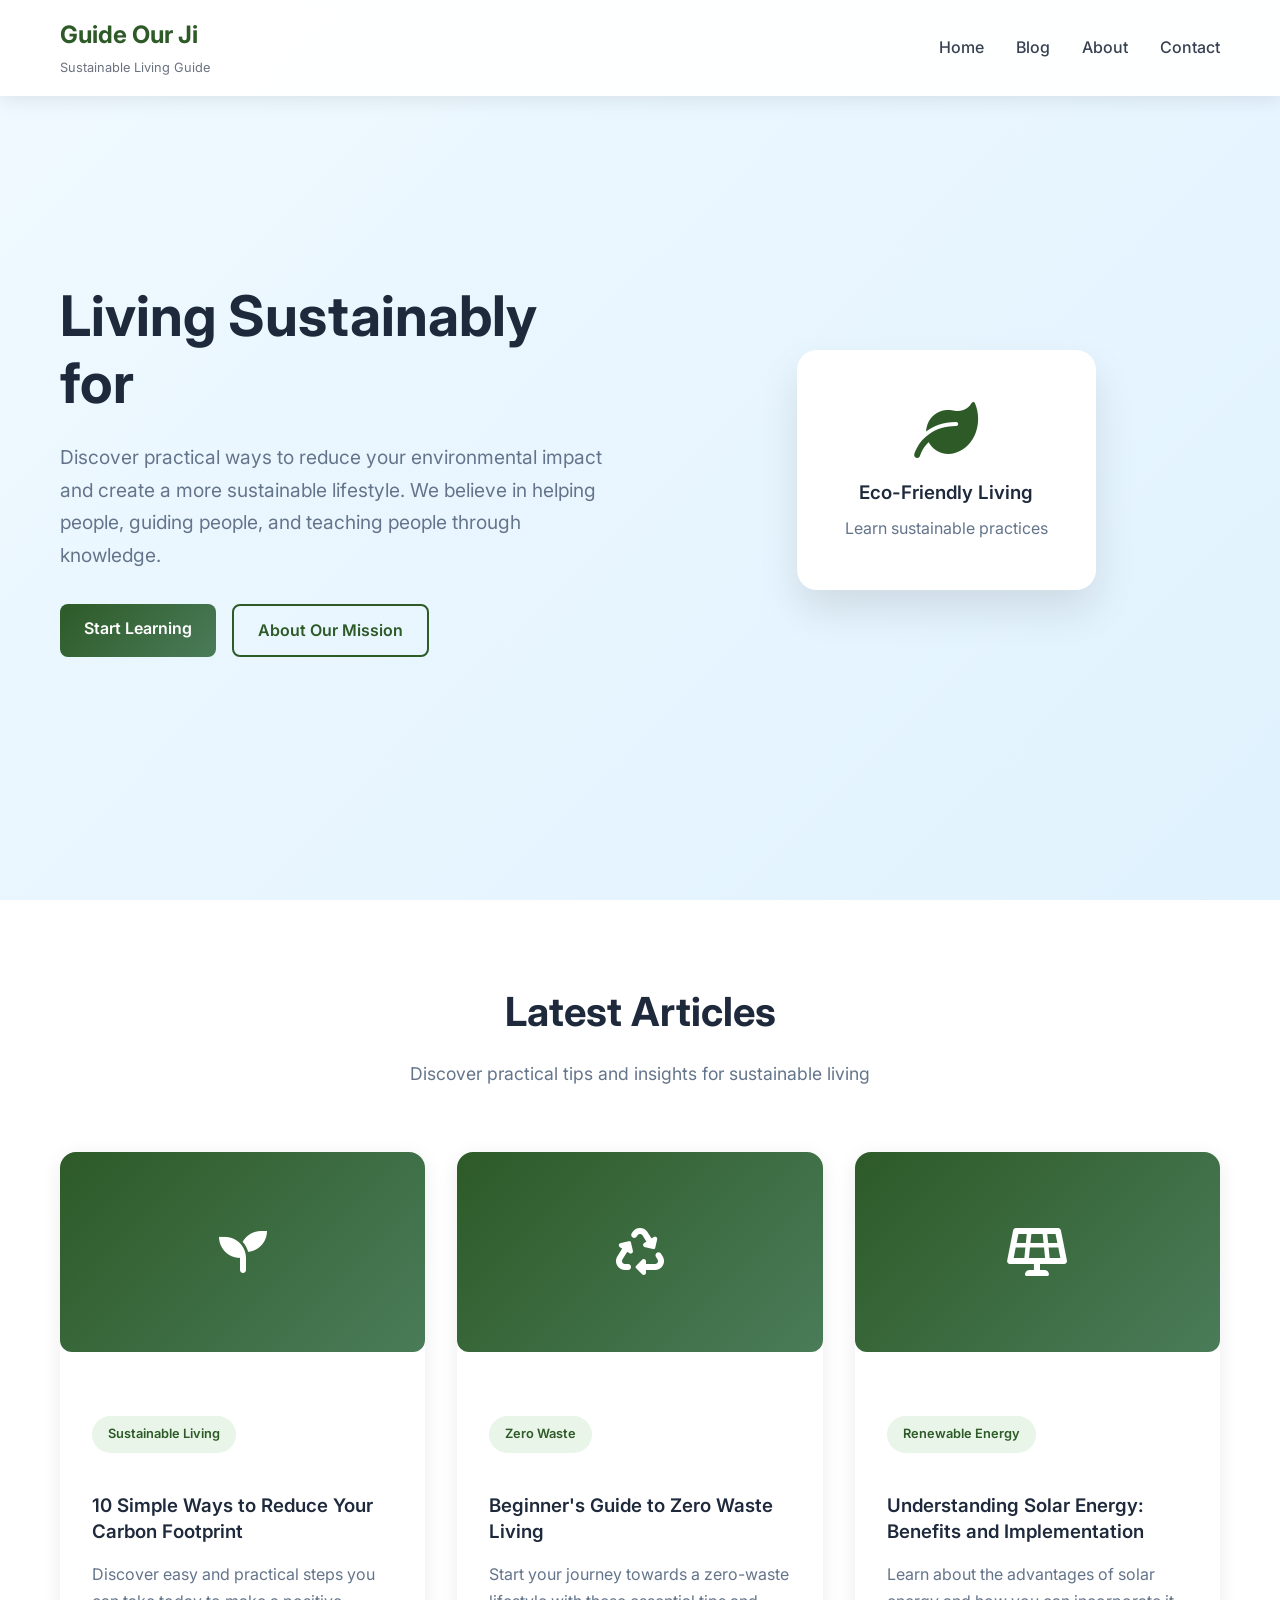
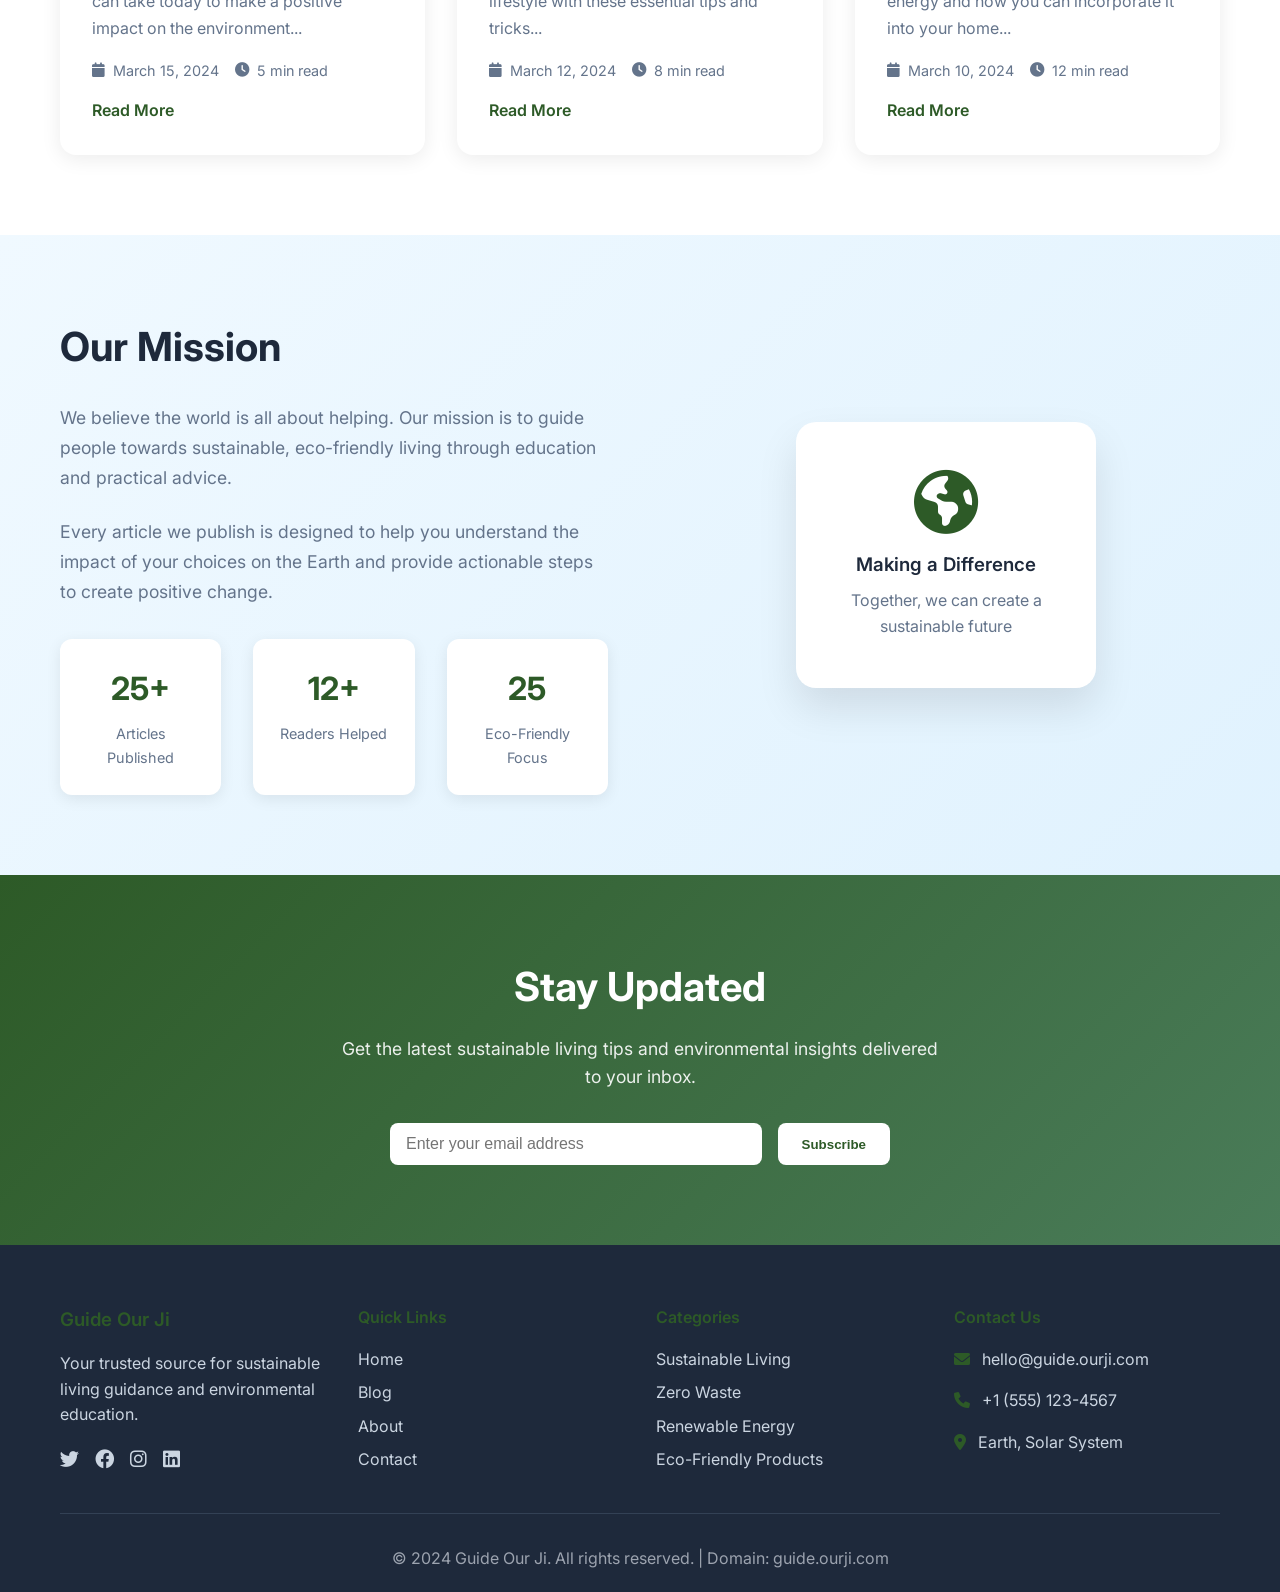
<file: index.html>
<!DOCTYPE html>
<html lang="en">
<head>
    <meta charset="UTF-8">
    <meta name="viewport" content="width=device-width, initial-scale=1.0">
    <title>Guide Our Ji - Sustainable Living Blog</title>
    <link rel="stylesheet" href="style.css">
    <link href="https://fonts.googleapis.com/css2?family=Inter:wght@300;400;500;600;700&display=swap" rel="stylesheet">
    <link rel="stylesheet" href="https://cdnjs.cloudflare.com/ajax/libs/font-awesome/6.0.0/css/all.min.css">
</head>
<body>
    <!-- Navigation -->
    <nav class="navbar">
        <div class="nav-container">
            <div class="nav-logo">
                <h2>Guide Our Ji</h2>
                <span class="tagline">Sustainable Living Guide</span>
            </div>
            <ul class="nav-menu">
                <li><a href="#home" class="nav-link">Home</a></li>
                <li><a href="#blog" class="nav-link">Blog</a></li>
                <li><a href="#about" class="nav-link">About</a></li>
                <li><a href="#contact" class="nav-link">Contact</a></li>
            </ul>
            <div class="hamburger">
                <span class="bar"></span>
                <span class="bar"></span>
                <span class="bar"></span>
            </div>
        </div>
    </nav>

    <!-- Hero Section -->
    <section id="home" class="hero">
        <div class="hero-container">
            <div class="hero-content">
                <h1 class="hero-title">Living Sustainably for a Better Tomorrow</h1>
                <p class="hero-subtitle">Discover practical ways to reduce your environmental impact and create a more sustainable lifestyle. We believe in helping people, guiding people, and teaching people through knowledge.</p>
                <div class="hero-buttons">
                    <a href="#blog" class="btn btn-primary">Start Learning</a>
                    <a href="#about" class="btn btn-secondary">About Our Mission</a>
                </div>
            </div>
            <div class="hero-image">
                <div class="hero-card">
                    <i class="fas fa-leaf"></i>
                    <h3>Eco-Friendly Living</h3>
                    <p>Learn sustainable practices</p>
                </div>
            </div>
        </div>
    </section>

    <!-- Featured Posts Section -->
    <section id="blog" class="featured-posts">
        <div class="container">
            <div class="section-header">
                <h2>Latest Articles</h2>
                <p>Discover practical tips and insights for sustainable living</p>
            </div>
            <div class="posts-grid">
                <article class="post-card">
                    <div class="post-image">
                        <i class="fas fa-seedling"></i>
                    </div>
                    <div class="post-content">
                        <div class="post-category">Sustainable Living</div>
                        <h3>10 Simple Ways to Reduce Your Carbon Footprint</h3>
                        <p>Discover easy and practical steps you can take today to make a positive impact on the environment...</p>
                        <div class="post-meta">
                            <span><i class="fas fa-calendar"></i> March 15, 2024</span>
                            <span><i class="fas fa-clock"></i> 5 min read</span>
                        </div>
                        <a href="#" class="read-more">Read More</a>
                    </div>
                </article>

                <article class="post-card">
                    <div class="post-image">
                        <i class="fas fa-recycle"></i>
                    </div>
                    <div class="post-content">
                        <div class="post-category">Zero Waste</div>
                        <h3>Beginner's Guide to Zero Waste Living</h3>
                        <p>Start your journey towards a zero-waste lifestyle with these essential tips and tricks...</p>
                        <div class="post-meta">
                            <span><i class="fas fa-calendar"></i> March 12, 2024</span>
                            <span><i class="fas fa-clock"></i> 8 min read</span>
                        </div>
                        <a href="#" class="read-more">Read More</a>
                    </div>
                </article>

                <article class="post-card">
                    <div class="post-image">
                        <i class="fas fa-solar-panel"></i>
                    </div>
                    <div class="post-content">
                        <div class="post-category">Renewable Energy</div>
                        <h3>Understanding Solar Energy: Benefits and Implementation</h3>
                        <p>Learn about the advantages of solar energy and how you can incorporate it into your home...</p>
                        <div class="post-meta">
                            <span><i class="fas fa-calendar"></i> March 10, 2024</span>
                            <span><i class="fas fa-clock"></i> 12 min read</span>
                        </div>
                        <a href="#" class="read-more">Read More</a>
                    </div>
                </article>
            </div>
        </div>
    </section>

    <!-- About Section -->
    <section id="about" class="about-section">
        <div class="container">
            <div class="about-content">
                <div class="about-text">
                    <h2>Our Mission</h2>
                    <p>We believe the world is all about helping. Our mission is to guide people towards sustainable, eco-friendly living through education and practical advice.</p>
                    <p>Every article we publish is designed to help you understand the impact of your choices on the Earth and provide actionable steps to create positive change.</p>
                    <div class="mission-stats">
                        <div class="stat">
                            <h3>100+</h3>
                            <p>Articles Published</p>
                        </div>
                        <div class="stat">
                            <h3>50K+</h3>
                            <p>Readers Helped</p>
                        </div>
                        <div class="stat">
                            <h3>100%</h3>
                            <p>Eco-Friendly Focus</p>
                        </div>
                    </div>
                </div>
                <div class="about-image">
                    <div class="about-card">
                        <i class="fas fa-globe-americas"></i>
                        <h3>Making a Difference</h3>
                        <p>Together, we can create a sustainable future</p>
                    </div>
                </div>
            </div>
        </div>
    </section>

    <!-- Newsletter Section -->
    <section class="newsletter">
        <div class="container">
            <div class="newsletter-content">
                <h2>Stay Updated</h2>
                <p>Get the latest sustainable living tips and environmental insights delivered to your inbox.</p>
                <form class="newsletter-form">
                    <input type="email" placeholder="Enter your email address" required>
                    <button type="submit" class="btn btn-primary">Subscribe</button>
                </form>
            </div>
        </div>
    </section>

    <!-- Footer -->
    <footer id="contact" class="footer">
        <div class="container">
            <div class="footer-content">
                <div class="footer-section">
                    <h3>Guide Our Ji</h3>
                    <p>Your trusted source for sustainable living guidance and environmental education.</p>
                    <div class="social-links">
                        <a href="#"><i class="fab fa-twitter"></i></a>
                        <a href="#"><i class="fab fa-facebook"></i></a>
                        <a href="#"><i class="fab fa-instagram"></i></a>
                        <a href="#"><i class="fab fa-linkedin"></i></a>
                    </div>
                </div>
                <div class="footer-section">
                    <h4>Quick Links</h4>
                    <ul>
                        <li><a href="#home">Home</a></li>
                        <li><a href="#blog">Blog</a></li>
                        <li><a href="#about">About</a></li>
                        <li><a href="#contact">Contact</a></li>
                    </ul>
                </div>
                <div class="footer-section">
                    <h4>Categories</h4>
                    <ul>
                        <li><a href="#">Sustainable Living</a></li>
                        <li><a href="#">Zero Waste</a></li>
                        <li><a href="#">Renewable Energy</a></li>
                        <li><a href="#">Eco-Friendly Products</a></li>
                    </ul>
                </div>
                <div class="footer-section">
                    <h4>Contact Us</h4>
                    <p><i class="fas fa-envelope"></i> hello@guide.ourji.com</p>
                    <p><i class="fas fa-phone"></i> +1 (555) 123-4567</p>
                    <p><i class="fas fa-map-marker-alt"></i> Earth, Solar System</p>
                </div>
            </div>
            <div class="footer-bottom">
                <p>&copy; 2024 Guide Our Ji. All rights reserved. | Domain: guide.ourji.com</p>
            </div>
        </div>
    </footer>

    <script src="script.js"></script>
</body>
</html>
</file>
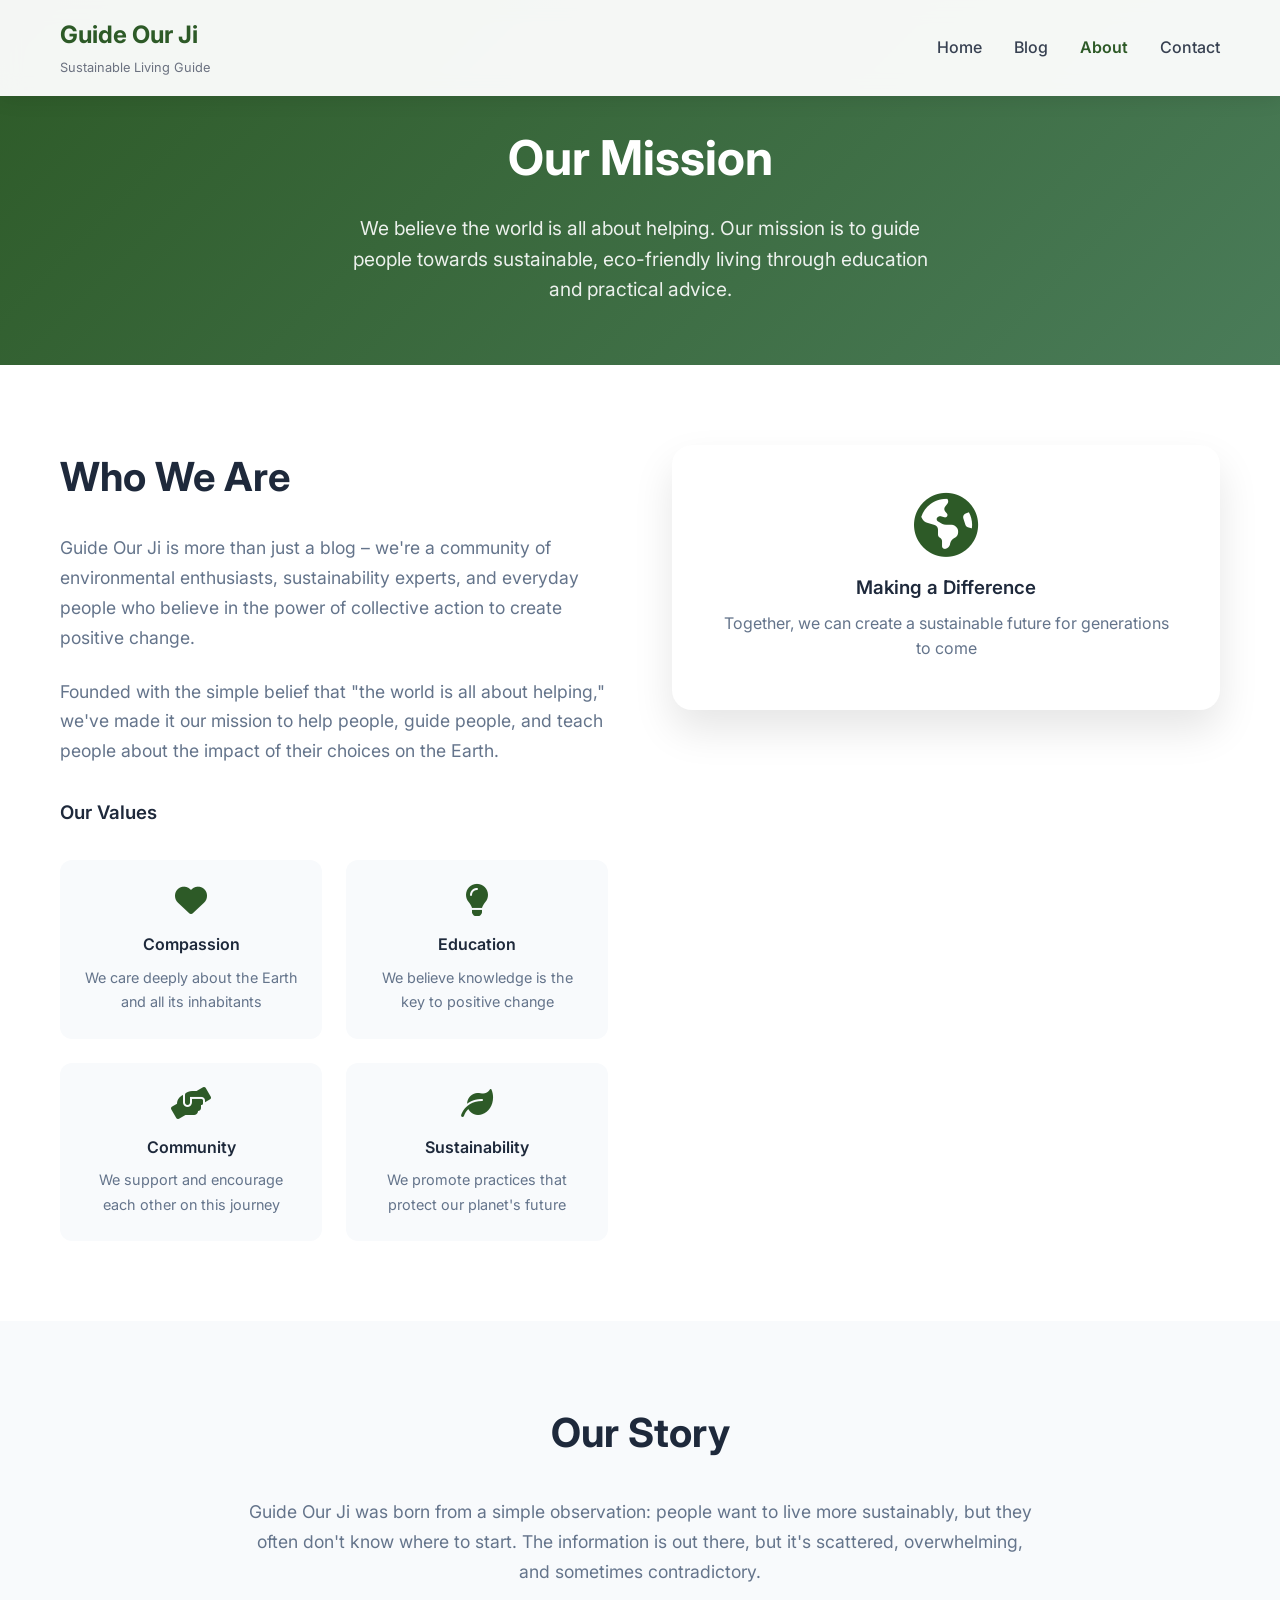
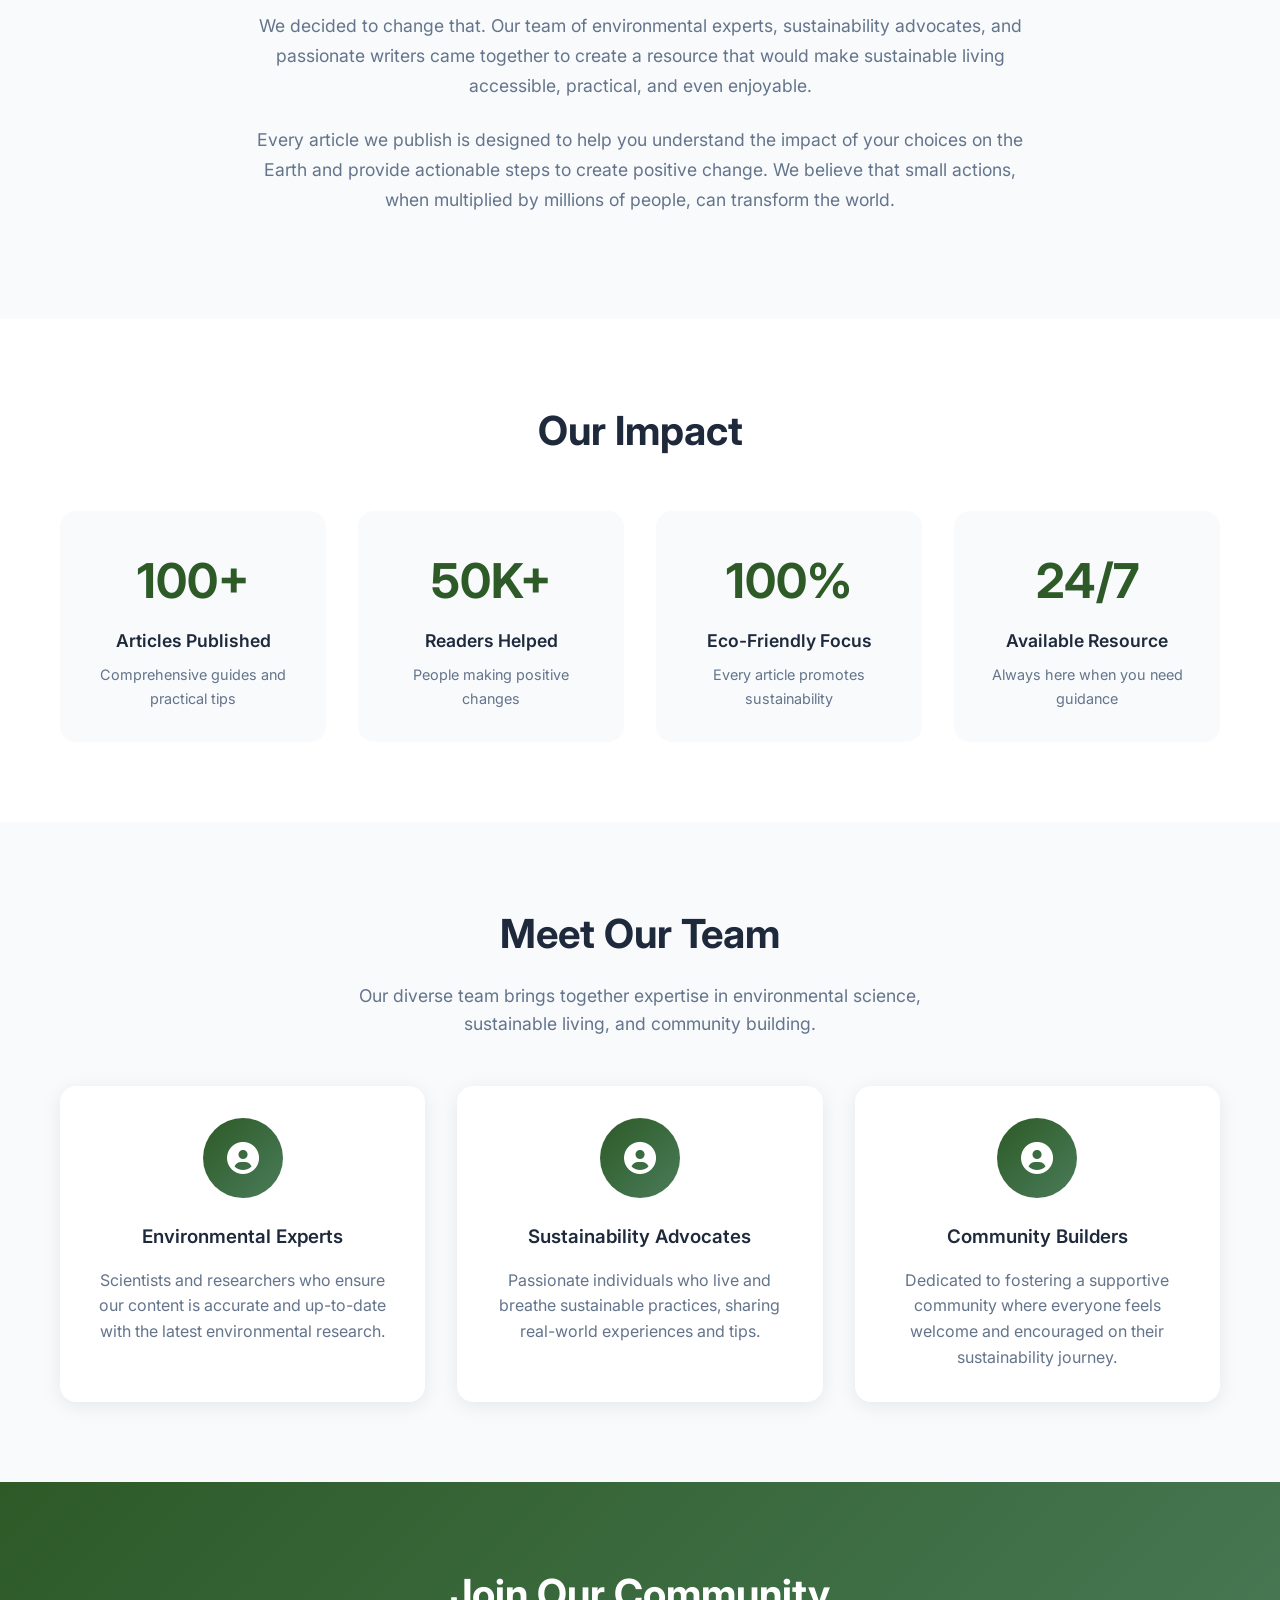
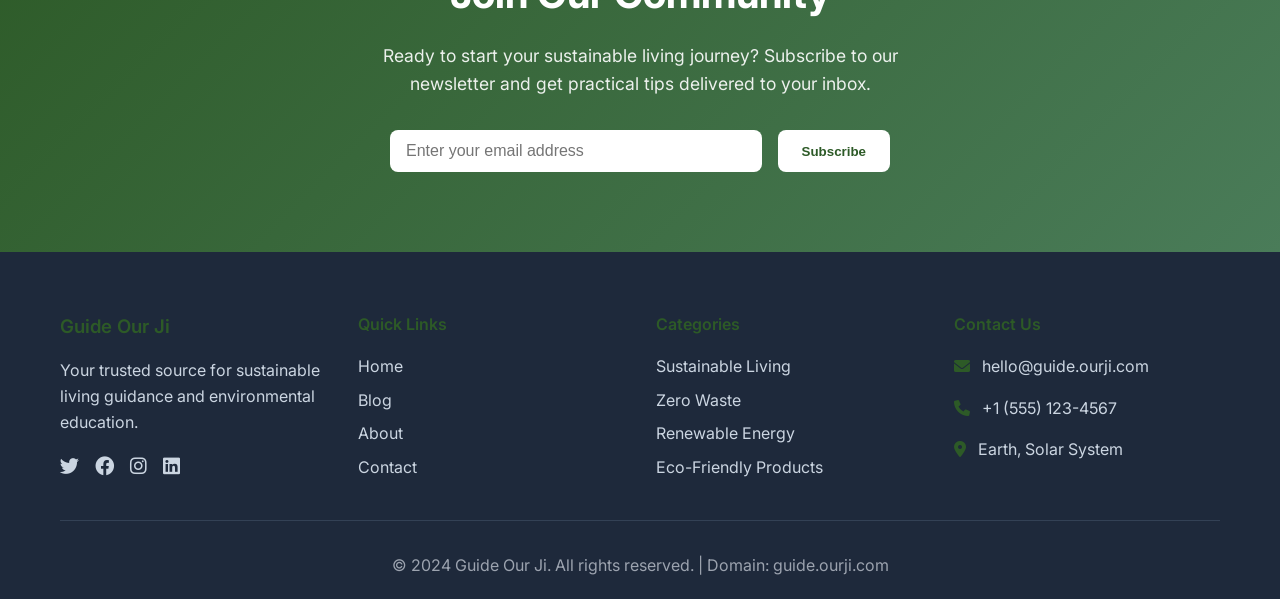
<file: about.html>
<!DOCTYPE html>
<html lang="en">
<head>
    <meta charset="UTF-8">
    <meta name="viewport" content="width=device-width, initial-scale=1.0">
    <title>About Us - Guide Our Ji | Sustainable Living Mission</title>
    <link rel="stylesheet" href="style.css">
    <link href="https://fonts.googleapis.com/css2?family=Inter:wght@300;400;500;600;700&display=swap" rel="stylesheet">
    <link rel="stylesheet" href="https://cdnjs.cloudflare.com/ajax/libs/font-awesome/6.0.0/css/all.min.css">
</head>
<body>
    <!-- Navigation -->
    <nav class="navbar">
        <div class="nav-container">
            <div class="nav-logo">
                <h2>Guide Our Ji</h2>
                <span class="tagline">Sustainable Living Guide</span>
            </div>
            <ul class="nav-menu">
                <li><a href="index.html" class="nav-link">Home</a></li>
                <li><a href="blog.html" class="nav-link">Blog</a></li>
                <li><a href="about.html" class="nav-link active">About</a></li>
                <li><a href="contact.html" class="nav-link">Contact</a></li>
            </ul>
            <div class="hamburger">
                <span class="bar"></span>
                <span class="bar"></span>
                <span class="bar"></span>
            </div>
        </div>
    </nav>

    <!-- About Hero -->
    <section class="about-hero">
        <div class="container">
            <div class="about-hero-content">
                <h1>Our Mission</h1>
                <p>We believe the world is all about helping. Our mission is to guide people towards sustainable, eco-friendly living through education and practical advice.</p>
            </div>
        </div>
    </section>

    <!-- About Content -->
    <section class="about-content-section">
        <div class="container">
            <div class="about-grid">
                <div class="about-text-content">
                    <h2>Who We Are</h2>
                    <p>Guide Our Ji is more than just a blog – we're a community of environmental enthusiasts, sustainability experts, and everyday people who believe in the power of collective action to create positive change.</p>
                    
                    <p>Founded with the simple belief that "the world is all about helping," we've made it our mission to help people, guide people, and teach people about the impact of their choices on the Earth.</p>
                    
                    <h3>Our Values</h3>
                    <div class="values-grid">
                        <div class="value-item">
                            <i class="fas fa-heart"></i>
                            <h4>Compassion</h4>
                            <p>We care deeply about the Earth and all its inhabitants</p>
                        </div>
                        <div class="value-item">
                            <i class="fas fa-lightbulb"></i>
                            <h4>Education</h4>
                            <p>We believe knowledge is the key to positive change</p>
                        </div>
                        <div class="value-item">
                            <i class="fas fa-hands-helping"></i>
                            <h4>Community</h4>
                            <p>We support and encourage each other on this journey</p>
                        </div>
                        <div class="value-item">
                            <i class="fas fa-leaf"></i>
                            <h4>Sustainability</h4>
                            <p>We promote practices that protect our planet's future</p>
                        </div>
                    </div>
                </div>
                
                <div class="about-image-content">
                    <div class="about-card-large">
                        <i class="fas fa-globe-americas"></i>
                        <h3>Making a Difference</h3>
                        <p>Together, we can create a sustainable future for generations to come</p>
                    </div>
                </div>
            </div>
        </div>
    </section>

    <!-- Our Story -->
    <section class="story-section">
        <div class="container">
            <div class="story-content">
                <h2>Our Story</h2>
                <p>Guide Our Ji was born from a simple observation: people want to live more sustainably, but they often don't know where to start. The information is out there, but it's scattered, overwhelming, and sometimes contradictory.</p>
                
                <p>We decided to change that. Our team of environmental experts, sustainability advocates, and passionate writers came together to create a resource that would make sustainable living accessible, practical, and even enjoyable.</p>
                
                <p>Every article we publish is designed to help you understand the impact of your choices on the Earth and provide actionable steps to create positive change. We believe that small actions, when multiplied by millions of people, can transform the world.</p>
            </div>
        </div>
    </section>

    <!-- Impact Stats -->
    <section class="impact-section">
        <div class="container">
            <h2>Our Impact</h2>
            <div class="impact-stats">
                <div class="impact-stat">
                    <div class="stat-number">100+</div>
                    <div class="stat-label">Articles Published</div>
                    <div class="stat-description">Comprehensive guides and practical tips</div>
                </div>
                <div class="impact-stat">
                    <div class="stat-number">50K+</div>
                    <div class="stat-label">Readers Helped</div>
                    <div class="stat-description">People making positive changes</div>
                </div>
                <div class="impact-stat">
                    <div class="stat-number">100%</div>
                    <div class="stat-label">Eco-Friendly Focus</div>
                    <div class="stat-description">Every article promotes sustainability</div>
                </div>
                <div class="impact-stat">
                    <div class="stat-number">24/7</div>
                    <div class="stat-label">Available Resource</div>
                    <div class="stat-description">Always here when you need guidance</div>
                </div>
            </div>
        </div>
    </section>

    <!-- Team Section -->
    <section class="team-section">
        <div class="container">
            <h2>Meet Our Team</h2>
            <p class="team-intro">Our diverse team brings together expertise in environmental science, sustainable living, and community building.</p>
            
            <div class="team-grid">
                <div class="team-member">
                    <div class="member-avatar">
                        <i class="fas fa-user-circle"></i>
                    </div>
                    <h3>Environmental Experts</h3>
                    <p>Scientists and researchers who ensure our content is accurate and up-to-date with the latest environmental research.</p>
                </div>
                
                <div class="team-member">
                    <div class="member-avatar">
                        <i class="fas fa-user-circle"></i>
                    </div>
                    <h3>Sustainability Advocates</h3>
                    <p>Passionate individuals who live and breathe sustainable practices, sharing real-world experiences and tips.</p>
                </div>
                
                <div class="team-member">
                    <div class="member-avatar">
                        <i class="fas fa-user-circle"></i>
                    </div>
                    <h3>Community Builders</h3>
                    <p>Dedicated to fostering a supportive community where everyone feels welcome and encouraged on their sustainability journey.</p>
                </div>
            </div>
        </div>
    </section>

    <!-- Call to Action -->
    <section class="cta-section">
        <div class="container">
            <div class="cta-content">
                <h2>Join Our Community</h2>
                <p>Ready to start your sustainable living journey? Subscribe to our newsletter and get practical tips delivered to your inbox.</p>
                <form class="cta-form">
                    <input type="email" placeholder="Enter your email address" required>
                    <button type="submit" class="btn btn-primary">Subscribe</button>
                </form>
            </div>
        </div>
    </section>

    <!-- Footer -->
    <footer class="footer">
        <div class="container">
            <div class="footer-content">
                <div class="footer-section">
                    <h3>Guide Our Ji</h3>
                    <p>Your trusted source for sustainable living guidance and environmental education.</p>
                    <div class="social-links">
                        <a href="#"><i class="fab fa-twitter"></i></a>
                        <a href="#"><i class="fab fa-facebook"></i></a>
                        <a href="#"><i class="fab fa-instagram"></i></a>
                        <a href="#"><i class="fab fa-linkedin"></i></a>
                    </div>
                </div>
                <div class="footer-section">
                    <h4>Quick Links</h4>
                    <ul>
                        <li><a href="index.html">Home</a></li>
                        <li><a href="blog.html">Blog</a></li>
                        <li><a href="about.html">About</a></li>
                        <li><a href="contact.html">Contact</a></li>
                    </ul>
                </div>
                <div class="footer-section">
                    <h4>Categories</h4>
                    <ul>
                        <li><a href="#">Sustainable Living</a></li>
                        <li><a href="#">Zero Waste</a></li>
                        <li><a href="#">Renewable Energy</a></li>
                        <li><a href="#">Eco-Friendly Products</a></li>
                    </ul>
                </div>
                <div class="footer-section">
                    <h4>Contact Us</h4>
                    <p><i class="fas fa-envelope"></i> hello@guide.ourji.com</p>
                    <p><i class="fas fa-phone"></i> +1 (555) 123-4567</p>
                    <p><i class="fas fa-map-marker-alt"></i> Earth, Solar System</p>
                </div>
            </div>
            <div class="footer-bottom">
                <p>&copy; 2024 Guide Our Ji. All rights reserved. | Domain: guide.ourji.com</p>
            </div>
        </div>
    </footer>

    <script src="script.js"></script>
</body>
</html>
</file>
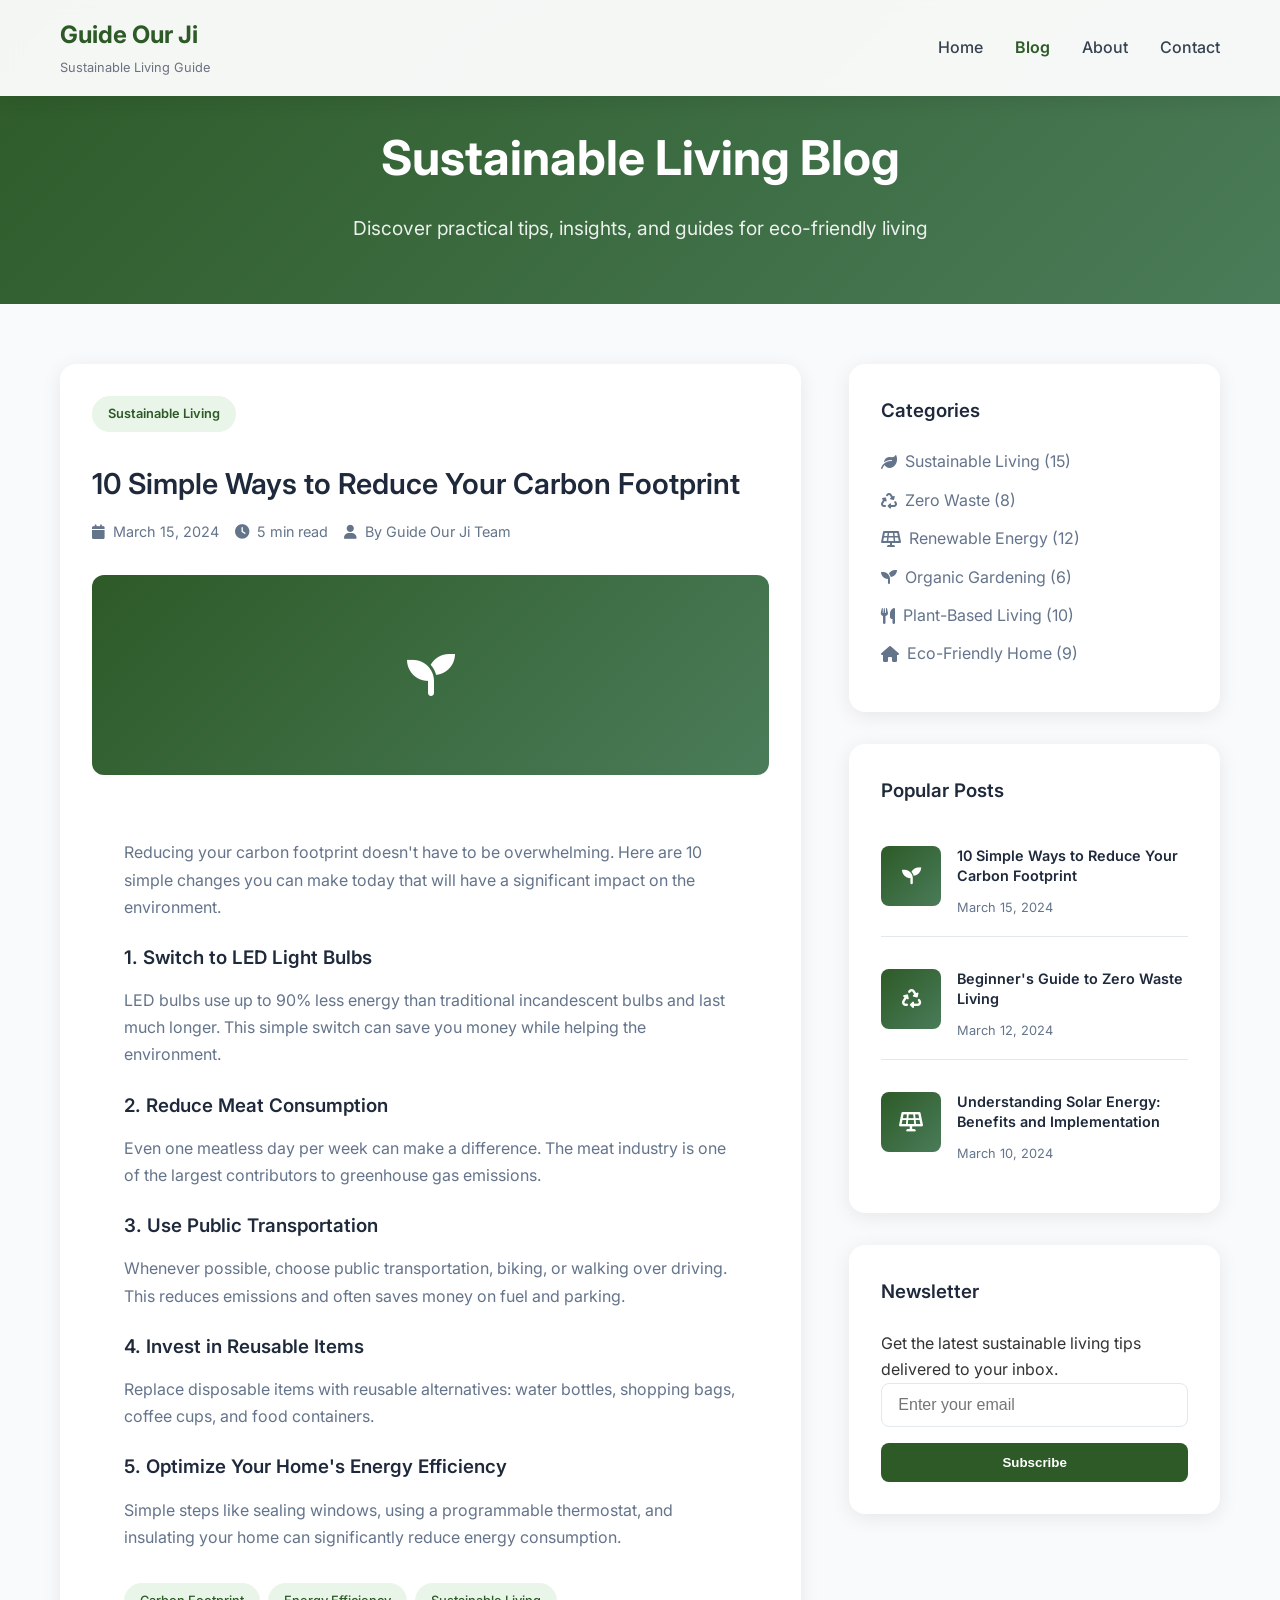
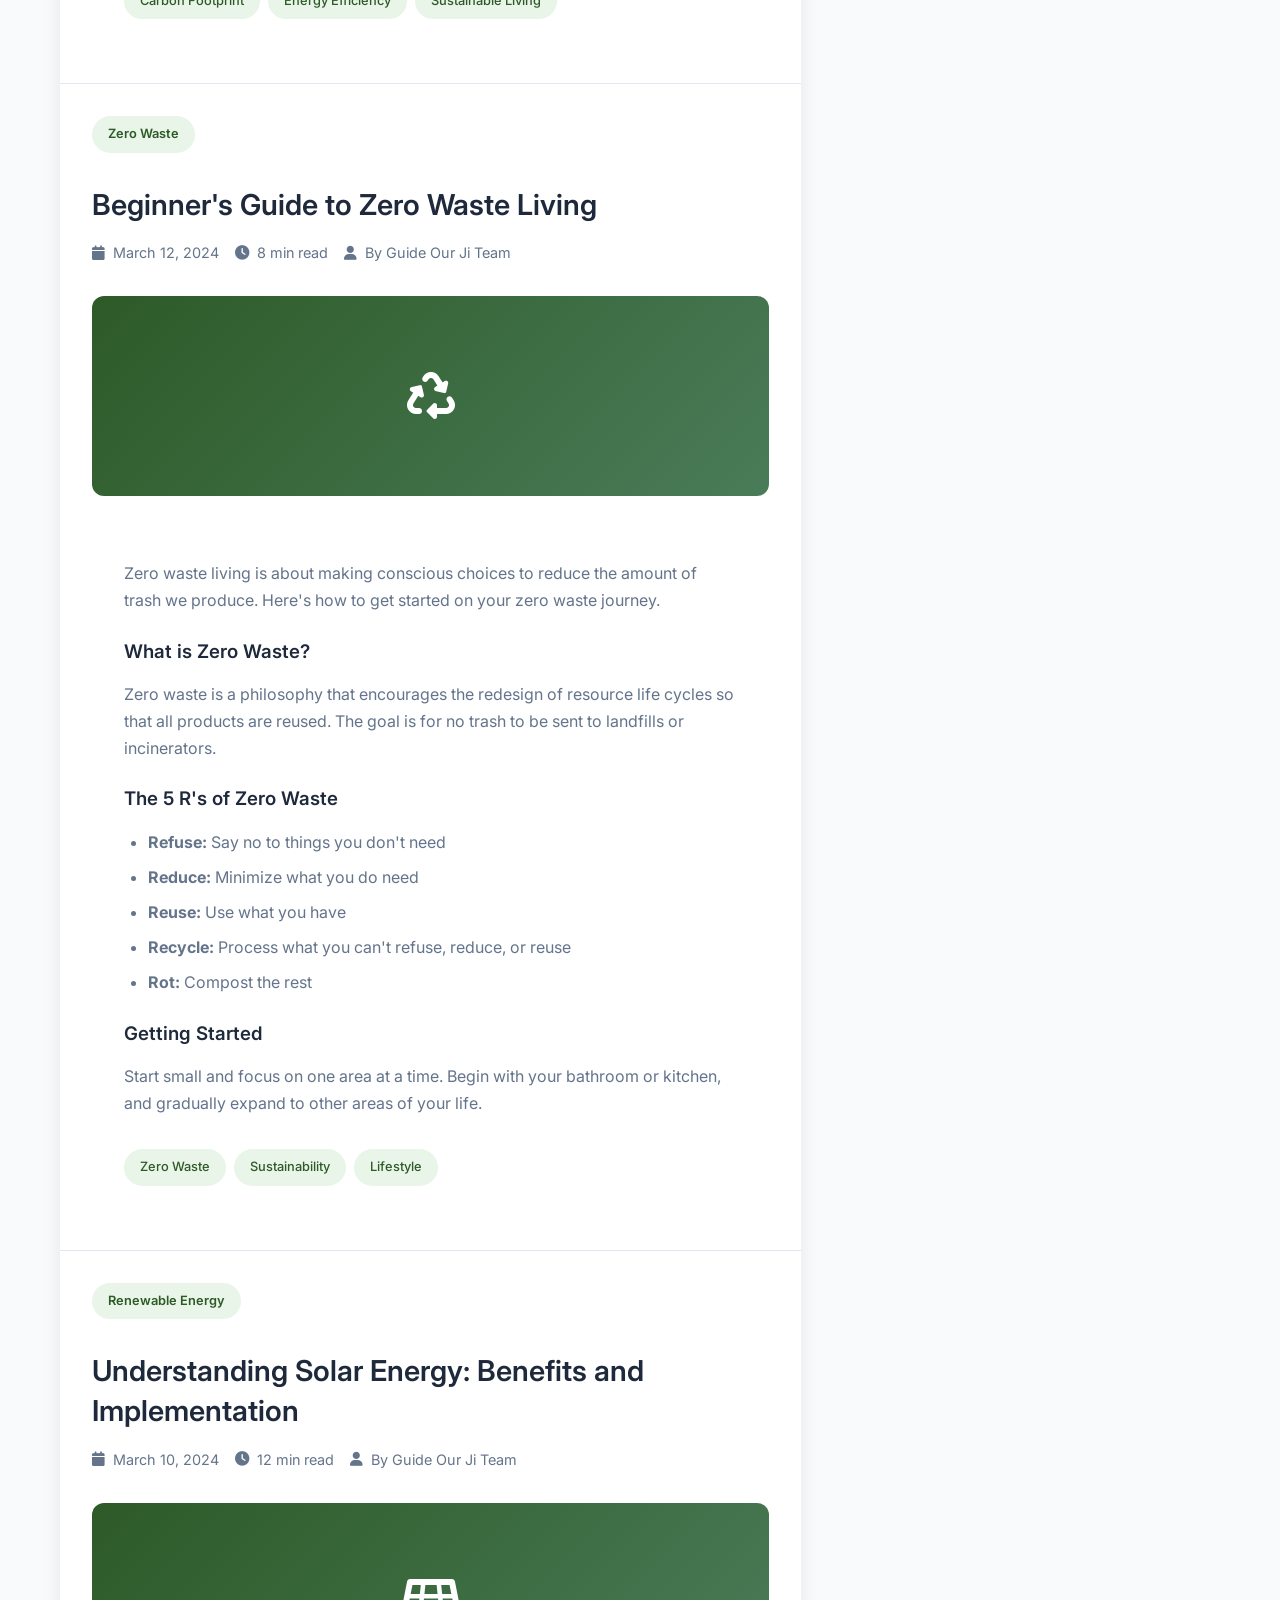
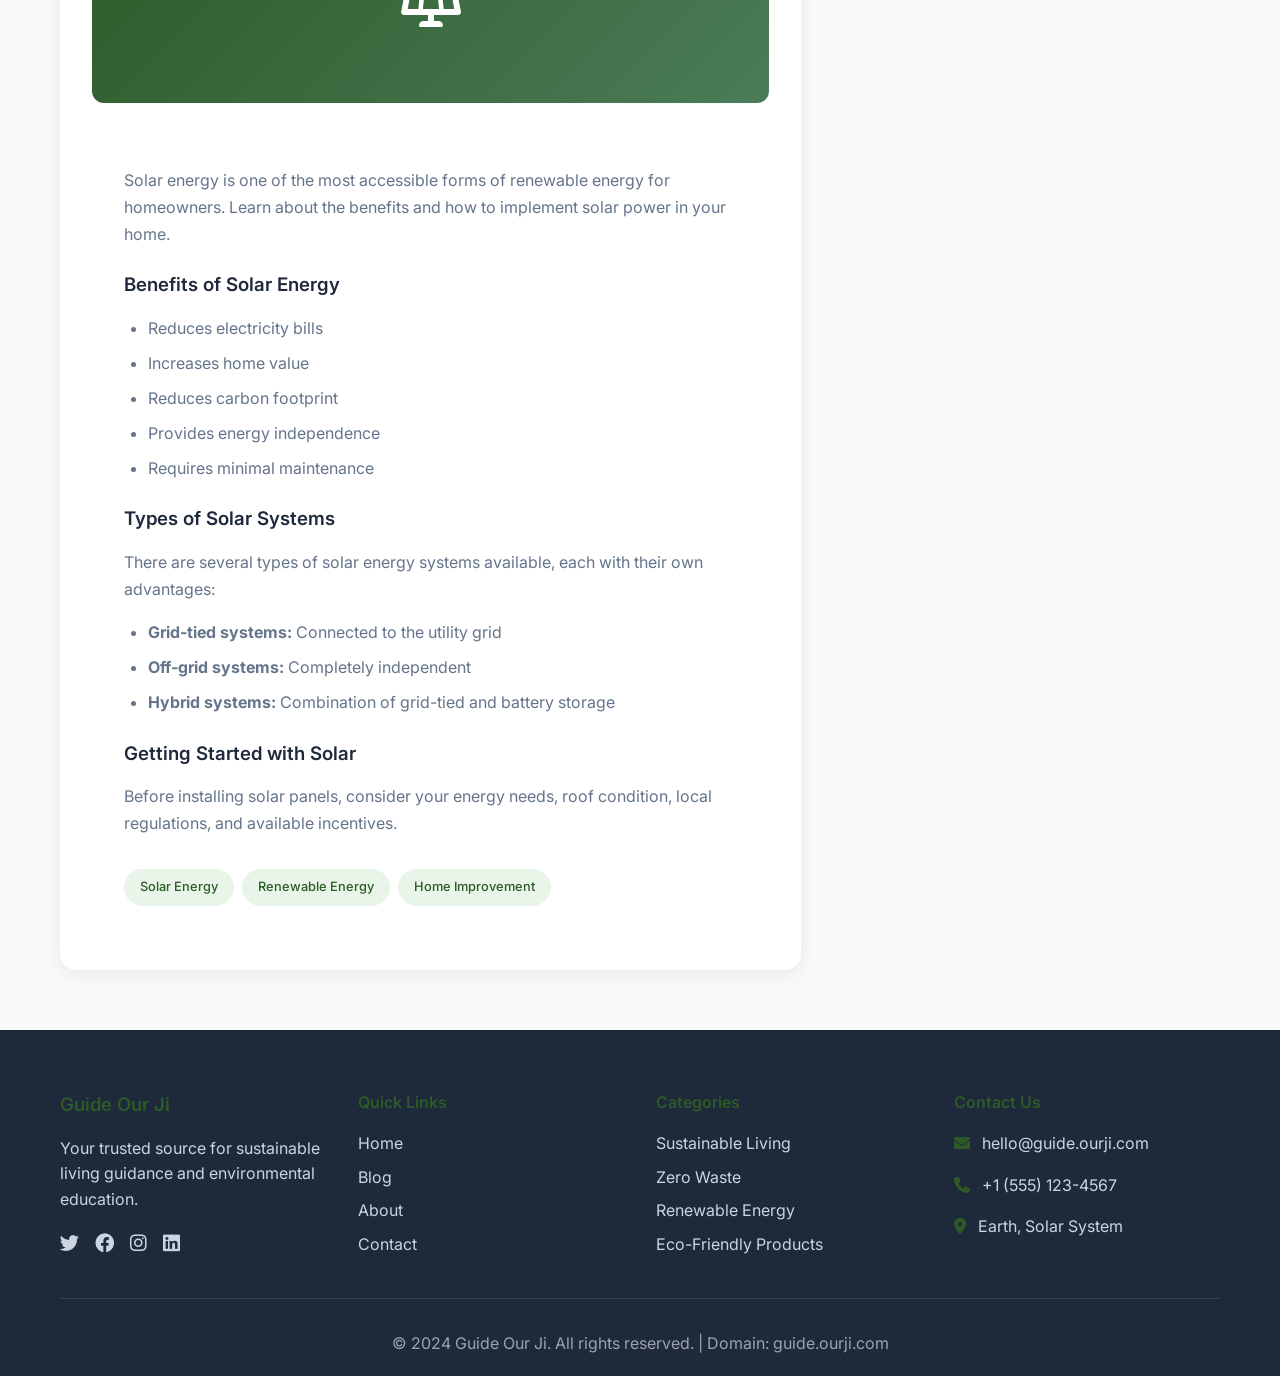
<file: blog.html>
<!DOCTYPE html>
<html lang="en">
<head>
    <meta charset="UTF-8">
    <meta name="viewport" content="width=device-width, initial-scale=1.0">
    <title>Blog - Guide Our Ji | Sustainable Living Articles</title>
    <link rel="stylesheet" href="style.css">
    <link href="https://fonts.googleapis.com/css2?family=Inter:wght@300;400;500;600;700&display=swap" rel="stylesheet">
    <link rel="stylesheet" href="https://cdnjs.cloudflare.com/ajax/libs/font-awesome/6.0.0/css/all.min.css">
</head>
<body>
    <!-- Navigation -->
    <nav class="navbar">
        <div class="nav-container">
            <div class="nav-logo">
                <h2>Guide Our Ji</h2>
                <span class="tagline">Sustainable Living Guide</span>
            </div>
            <ul class="nav-menu">
                <li><a href="index.html" class="nav-link">Home</a></li>
                <li><a href="blog.html" class="nav-link active">Blog</a></li>
                <li><a href="about.html" class="nav-link">About</a></li>
                <li><a href="contact.html" class="nav-link">Contact</a></li>
            </ul>
            <div class="hamburger">
                <span class="bar"></span>
                <span class="bar"></span>
                <span class="bar"></span>
            </div>
        </div>
    </nav>

    <!-- Blog Header -->
    <section class="blog-header">
        <div class="container">
            <h1>Sustainable Living Blog</h1>
            <p>Discover practical tips, insights, and guides for eco-friendly living</p>
        </div>
    </section>

    <!-- Blog Content -->
    <section class="blog-content">
        <div class="container">
            <div class="blog-layout">
                <!-- Main Content -->
                <div class="blog-main">
                    <article class="blog-post">
                        <div class="post-header">
                            <div class="post-category">Sustainable Living</div>
                            <h2>10 Simple Ways to Reduce Your Carbon Footprint</h2>
                            <div class="post-meta">
                                <span><i class="fas fa-calendar"></i> March 15, 2024</span>
                                <span><i class="fas fa-clock"></i> 5 min read</span>
                                <span><i class="fas fa-user"></i> By Guide Our Ji Team</span>
                            </div>
                        </div>
                        <div class="post-image">
                            <i class="fas fa-seedling"></i>
                        </div>
                        <div class="post-content">
                            <p>Reducing your carbon footprint doesn't have to be overwhelming. Here are 10 simple changes you can make today that will have a significant impact on the environment.</p>
                            
                            <h3>1. Switch to LED Light Bulbs</h3>
                            <p>LED bulbs use up to 90% less energy than traditional incandescent bulbs and last much longer. This simple switch can save you money while helping the environment.</p>
                            
                            <h3>2. Reduce Meat Consumption</h3>
                            <p>Even one meatless day per week can make a difference. The meat industry is one of the largest contributors to greenhouse gas emissions.</p>
                            
                            <h3>3. Use Public Transportation</h3>
                            <p>Whenever possible, choose public transportation, biking, or walking over driving. This reduces emissions and often saves money on fuel and parking.</p>
                            
                            <h3>4. Invest in Reusable Items</h3>
                            <p>Replace disposable items with reusable alternatives: water bottles, shopping bags, coffee cups, and food containers.</p>
                            
                            <h3>5. Optimize Your Home's Energy Efficiency</h3>
                            <p>Simple steps like sealing windows, using a programmable thermostat, and insulating your home can significantly reduce energy consumption.</p>
                            
                            <div class="post-tags">
                                <span class="tag">Carbon Footprint</span>
                                <span class="tag">Energy Efficiency</span>
                                <span class="tag">Sustainable Living</span>
                            </div>
                        </div>
                    </article>

                    <article class="blog-post">
                        <div class="post-header">
                            <div class="post-category">Zero Waste</div>
                            <h2>Beginner's Guide to Zero Waste Living</h2>
                            <div class="post-meta">
                                <span><i class="fas fa-calendar"></i> March 12, 2024</span>
                                <span><i class="fas fa-clock"></i> 8 min read</span>
                                <span><i class="fas fa-user"></i> By Guide Our Ji Team</span>
                            </div>
                        </div>
                        <div class="post-image">
                            <i class="fas fa-recycle"></i>
                        </div>
                        <div class="post-content">
                            <p>Zero waste living is about making conscious choices to reduce the amount of trash we produce. Here's how to get started on your zero waste journey.</p>
                            
                            <h3>What is Zero Waste?</h3>
                            <p>Zero waste is a philosophy that encourages the redesign of resource life cycles so that all products are reused. The goal is for no trash to be sent to landfills or incinerators.</p>
                            
                            <h3>The 5 R's of Zero Waste</h3>
                            <ul>
                                <li><strong>Refuse:</strong> Say no to things you don't need</li>
                                <li><strong>Reduce:</strong> Minimize what you do need</li>
                                <li><strong>Reuse:</strong> Use what you have</li>
                                <li><strong>Recycle:</strong> Process what you can't refuse, reduce, or reuse</li>
                                <li><strong>Rot:</strong> Compost the rest</li>
                            </ul>
                            
                            <h3>Getting Started</h3>
                            <p>Start small and focus on one area at a time. Begin with your bathroom or kitchen, and gradually expand to other areas of your life.</p>
                            
                            <div class="post-tags">
                                <span class="tag">Zero Waste</span>
                                <span class="tag">Sustainability</span>
                                <span class="tag">Lifestyle</span>
                            </div>
                        </div>
                    </article>

                    <article class="blog-post">
                        <div class="post-header">
                            <div class="post-category">Renewable Energy</div>
                            <h2>Understanding Solar Energy: Benefits and Implementation</h2>
                            <div class="post-meta">
                                <span><i class="fas fa-calendar"></i> March 10, 2024</span>
                                <span><i class="fas fa-clock"></i> 12 min read</span>
                                <span><i class="fas fa-user"></i> By Guide Our Ji Team</span>
                            </div>
                        </div>
                        <div class="post-image">
                            <i class="fas fa-solar-panel"></i>
                        </div>
                        <div class="post-content">
                            <p>Solar energy is one of the most accessible forms of renewable energy for homeowners. Learn about the benefits and how to implement solar power in your home.</p>
                            
                            <h3>Benefits of Solar Energy</h3>
                            <ul>
                                <li>Reduces electricity bills</li>
                                <li>Increases home value</li>
                                <li>Reduces carbon footprint</li>
                                <li>Provides energy independence</li>
                                <li>Requires minimal maintenance</li>
                            </ul>
                            
                            <h3>Types of Solar Systems</h3>
                            <p>There are several types of solar energy systems available, each with their own advantages:</p>
                            <ul>
                                <li><strong>Grid-tied systems:</strong> Connected to the utility grid</li>
                                <li><strong>Off-grid systems:</strong> Completely independent</li>
                                <li><strong>Hybrid systems:</strong> Combination of grid-tied and battery storage</li>
                            </ul>
                            
                            <h3>Getting Started with Solar</h3>
                            <p>Before installing solar panels, consider your energy needs, roof condition, local regulations, and available incentives.</p>
                            
                            <div class="post-tags">
                                <span class="tag">Solar Energy</span>
                                <span class="tag">Renewable Energy</span>
                                <span class="tag">Home Improvement</span>
                            </div>
                        </div>
                    </article>
                </div>

                <!-- Sidebar -->
                <aside class="blog-sidebar">
                    <div class="sidebar-widget">
                        <h3>Categories</h3>
                        <ul class="category-list">
                            <li><a href="#"><i class="fas fa-leaf"></i> Sustainable Living (15)</a></li>
                            <li><a href="#"><i class="fas fa-recycle"></i> Zero Waste (8)</a></li>
                            <li><a href="#"><i class="fas fa-solar-panel"></i> Renewable Energy (12)</a></li>
                            <li><a href="#"><i class="fas fa-seedling"></i> Organic Gardening (6)</a></li>
                            <li><a href="#"><i class="fas fa-utensils"></i> Plant-Based Living (10)</a></li>
                            <li><a href="#"><i class="fas fa-home"></i> Eco-Friendly Home (9)</a></li>
                        </ul>
                    </div>

                    <div class="sidebar-widget">
                        <h3>Popular Posts</h3>
                        <div class="popular-posts">
                            <div class="popular-post">
                                <div class="post-thumbnail">
                                    <i class="fas fa-seedling"></i>
                                </div>
                                <div class="post-info">
                                    <h4>10 Simple Ways to Reduce Your Carbon Footprint</h4>
                                    <span>March 15, 2024</span>
                                </div>
                            </div>
                            <div class="popular-post">
                                <div class="post-thumbnail">
                                    <i class="fas fa-recycle"></i>
                                </div>
                                <div class="post-info">
                                    <h4>Beginner's Guide to Zero Waste Living</h4>
                                    <span>March 12, 2024</span>
                                </div>
                            </div>
                            <div class="popular-post">
                                <div class="post-thumbnail">
                                    <i class="fas fa-solar-panel"></i>
                                </div>
                                <div class="post-info">
                                    <h4>Understanding Solar Energy: Benefits and Implementation</h4>
                                    <span>March 10, 2024</span>
                                </div>
                            </div>
                        </div>
                    </div>

                    <div class="sidebar-widget">
                        <h3>Newsletter</h3>
                        <p>Get the latest sustainable living tips delivered to your inbox.</p>
                        <form class="sidebar-newsletter">
                            <input type="email" placeholder="Enter your email" required>
                            <button type="submit" class="btn btn-primary">Subscribe</button>
                        </form>
                    </div>
                </aside>
            </div>
        </div>
    </section>

    <!-- Footer -->
    <footer class="footer">
        <div class="container">
            <div class="footer-content">
                <div class="footer-section">
                    <h3>Guide Our Ji</h3>
                    <p>Your trusted source for sustainable living guidance and environmental education.</p>
                    <div class="social-links">
                        <a href="#"><i class="fab fa-twitter"></i></a>
                        <a href="#"><i class="fab fa-facebook"></i></a>
                        <a href="#"><i class="fab fa-instagram"></i></a>
                        <a href="#"><i class="fab fa-linkedin"></i></a>
                    </div>
                </div>
                <div class="footer-section">
                    <h4>Quick Links</h4>
                    <ul>
                        <li><a href="index.html">Home</a></li>
                        <li><a href="blog.html">Blog</a></li>
                        <li><a href="about.html">About</a></li>
                        <li><a href="contact.html">Contact</a></li>
                    </ul>
                </div>
                <div class="footer-section">
                    <h4>Categories</h4>
                    <ul>
                        <li><a href="#">Sustainable Living</a></li>
                        <li><a href="#">Zero Waste</a></li>
                        <li><a href="#">Renewable Energy</a></li>
                        <li><a href="#">Eco-Friendly Products</a></li>
                    </ul>
                </div>
                <div class="footer-section">
                    <h4>Contact Us</h4>
                    <p><i class="fas fa-envelope"></i> hello@guide.ourji.com</p>
                    <p><i class="fas fa-phone"></i> +1 (555) 123-4567</p>
                    <p><i class="fas fa-map-marker-alt"></i> Earth, Solar System</p>
                </div>
            </div>
            <div class="footer-bottom">
                <p>&copy; 2024 Guide Our Ji. All rights reserved. | Domain: guide.ourji.com</p>
            </div>
        </div>
    </footer>

    <script src="script.js"></script>
</body>
</html>
</file>
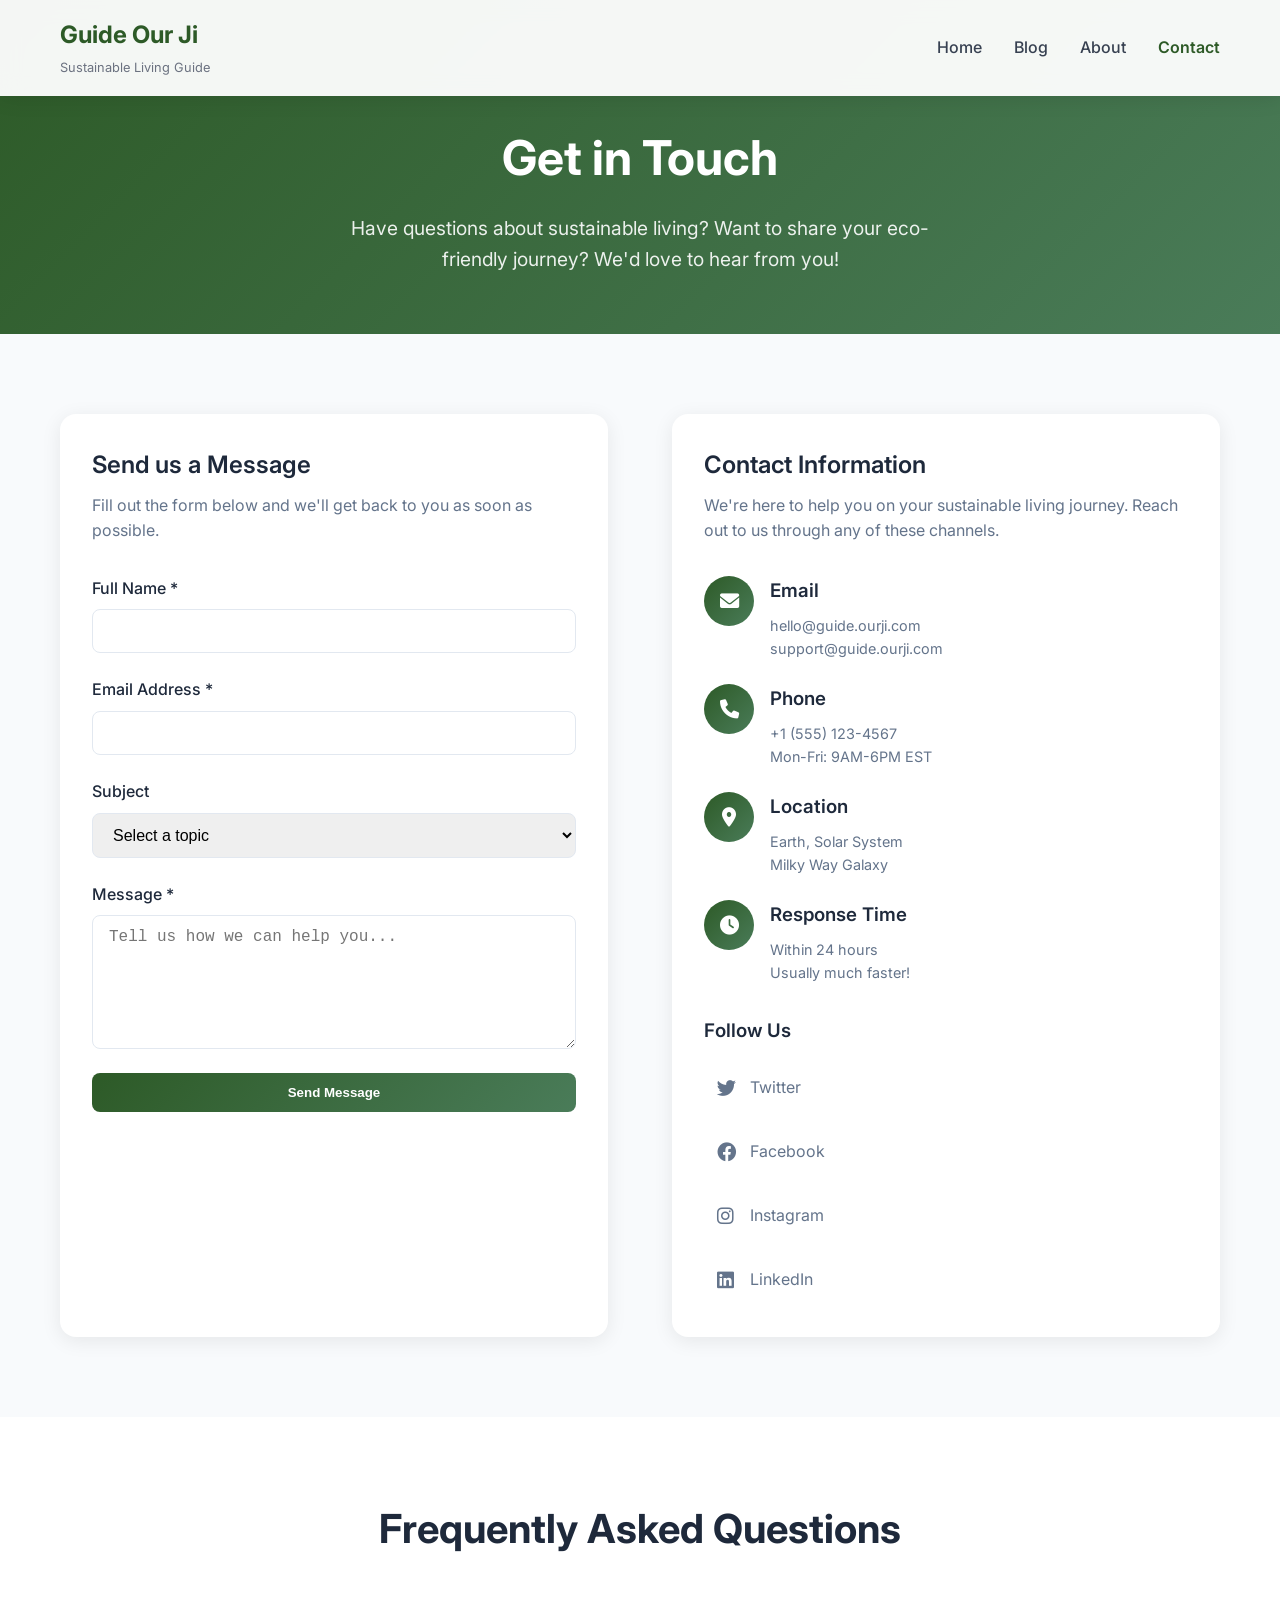
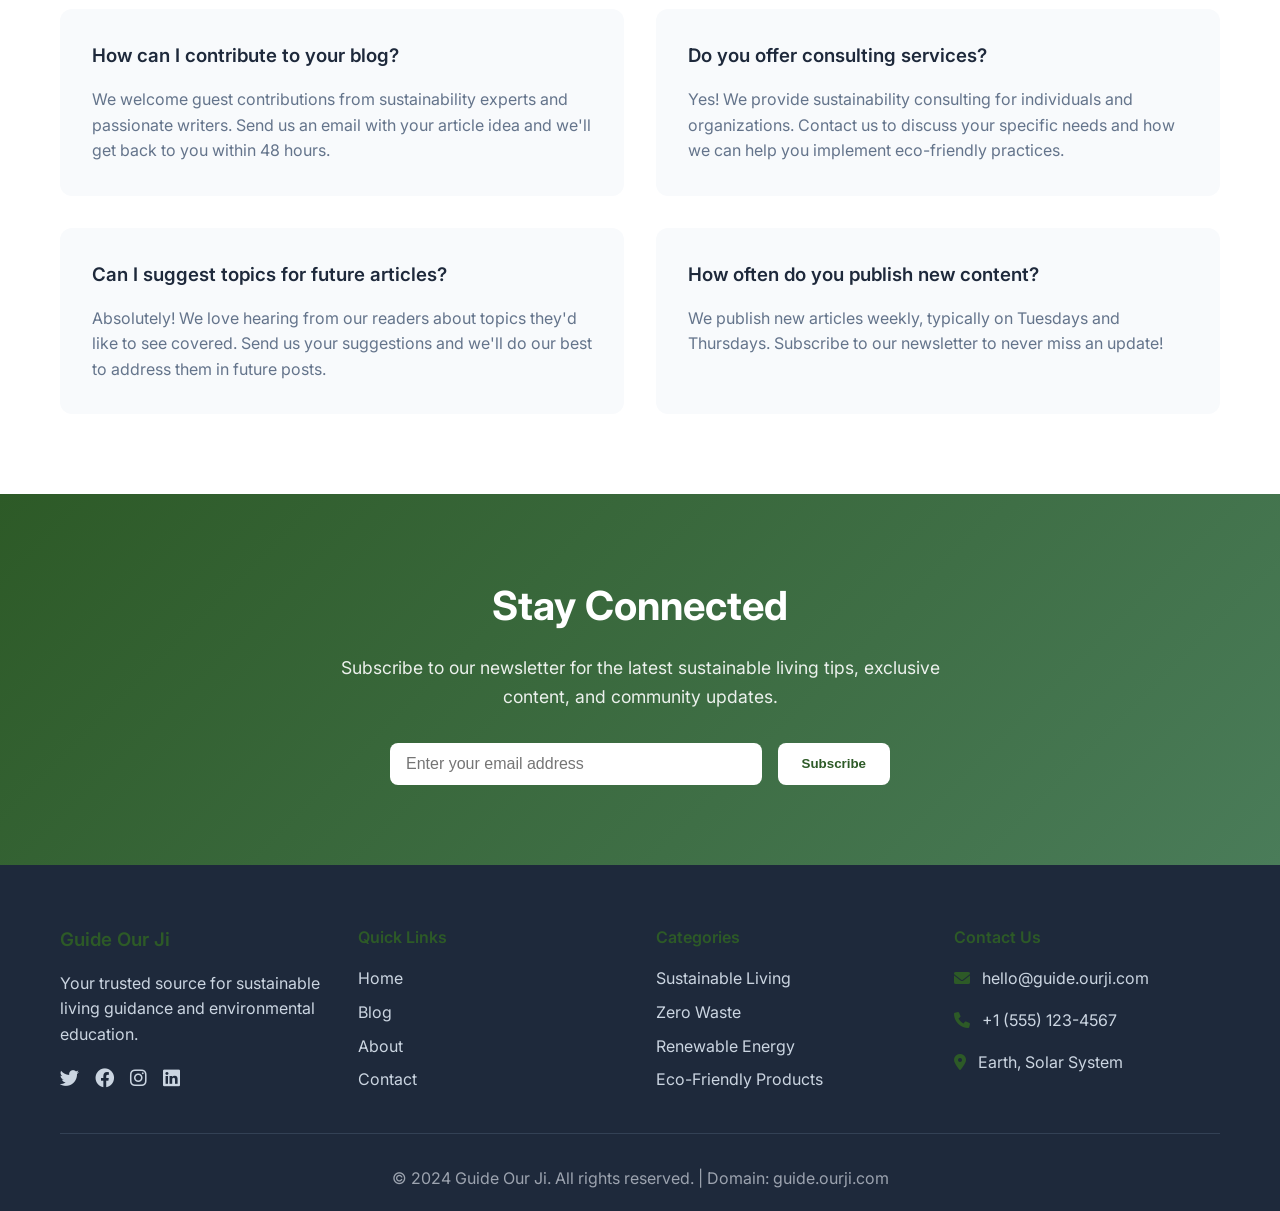
<file: contact.html>
<!DOCTYPE html>
<html lang="en">
<head>
    <meta charset="UTF-8">
    <meta name="viewport" content="width=device-width, initial-scale=1.0">
    <title>Contact Us - Guide Our Ji | Get in Touch</title>
    <link rel="stylesheet" href="style.css">
    <link href="https://fonts.googleapis.com/css2?family=Inter:wght@300;400;500;600;700&display=swap" rel="stylesheet">
    <link rel="stylesheet" href="https://cdnjs.cloudflare.com/ajax/libs/font-awesome/6.0.0/css/all.min.css">
</head>
<body>
    <!-- Navigation -->
    <nav class="navbar">
        <div class="nav-container">
            <div class="nav-logo">
                <h2>Guide Our Ji</h2>
                <span class="tagline">Sustainable Living Guide</span>
            </div>
            <ul class="nav-menu">
                <li><a href="index.html" class="nav-link">Home</a></li>
                <li><a href="blog.html" class="nav-link">Blog</a></li>
                <li><a href="about.html" class="nav-link">About</a></li>
                <li><a href="contact.html" class="nav-link active">Contact</a></li>
            </ul>
            <div class="hamburger">
                <span class="bar"></span>
                <span class="bar"></span>
                <span class="bar"></span>
            </div>
        </div>
    </nav>

    <!-- Contact Hero -->
    <section class="contact-hero">
        <div class="container">
            <div class="contact-hero-content">
                <h1>Get in Touch</h1>
                <p>Have questions about sustainable living? Want to share your eco-friendly journey? We'd love to hear from you!</p>
            </div>
        </div>
    </section>

    <!-- Contact Content -->
    <section class="contact-content">
        <div class="container">
            <div class="contact-grid">
                <!-- Contact Form -->
                <div class="contact-form-section">
                    <h2>Send us a Message</h2>
                    <p>Fill out the form below and we'll get back to you as soon as possible.</p>
                    
                    <form class="contact-form">
                        <div class="form-group">
                            <label for="name">Full Name *</label>
                            <input type="text" id="name" name="name" required>
                        </div>
                        
                        <div class="form-group">
                            <label for="email">Email Address *</label>
                            <input type="email" id="email" name="email" required>
                        </div>
                        
                        <div class="form-group">
                            <label for="subject">Subject</label>
                            <select id="subject" name="subject">
                                <option value="">Select a topic</option>
                                <option value="general">General Inquiry</option>
                                <option value="sustainability">Sustainability Questions</option>
                                <option value="partnership">Partnership Opportunities</option>
                                <option value="feedback">Feedback</option>
                                <option value="other">Other</option>
                            </select>
                        </div>
                        
                        <div class="form-group">
                            <label for="message">Message *</label>
                            <textarea id="message" name="message" rows="6" required placeholder="Tell us how we can help you..."></textarea>
                        </div>
                        
                        <button type="submit" class="btn btn-primary">Send Message</button>
                    </form>
                </div>
                
                <!-- Contact Info -->
                <div class="contact-info-section">
                    <h2>Contact Information</h2>
                    <p>We're here to help you on your sustainable living journey. Reach out to us through any of these channels.</p>
                    
                    <div class="contact-info-grid">
                        <div class="contact-info-item">
                            <div class="contact-icon">
                                <i class="fas fa-envelope"></i>
                            </div>
                            <div class="contact-details">
                                <h3>Email</h3>
                                <p>hello@guide.ourji.com</p>
                                <p>support@guide.ourji.com</p>
                            </div>
                        </div>
                        
                        <div class="contact-info-item">
                            <div class="contact-icon">
                                <i class="fas fa-phone"></i>
                            </div>
                            <div class="contact-details">
                                <h3>Phone</h3>
                                <p>+1 (555) 123-4567</p>
                                <p>Mon-Fri: 9AM-6PM EST</p>
                            </div>
                        </div>
                        
                        <div class="contact-info-item">
                            <div class="contact-icon">
                                <i class="fas fa-map-marker-alt"></i>
                            </div>
                            <div class="contact-details">
                                <h3>Location</h3>
                                <p>Earth, Solar System</p>
                                <p>Milky Way Galaxy</p>
                            </div>
                        </div>
                        
                        <div class="contact-info-item">
                            <div class="contact-icon">
                                <i class="fas fa-clock"></i>
                            </div>
                            <div class="contact-details">
                                <h3>Response Time</h3>
                                <p>Within 24 hours</p>
                                <p>Usually much faster!</p>
                            </div>
                        </div>
                    </div>
                    
                    <div class="social-contact">
                        <h3>Follow Us</h3>
                        <div class="social-links-large">
                            <a href="#" class="social-link">
                                <i class="fab fa-twitter"></i>
                                <span>Twitter</span>
                            </a>
                            <a href="#" class="social-link">
                                <i class="fab fa-facebook"></i>
                                <span>Facebook</span>
                            </a>
                            <a href="#" class="social-link">
                                <i class="fab fa-instagram"></i>
                                <span>Instagram</span>
                            </a>
                            <a href="#" class="social-link">
                                <i class="fab fa-linkedin"></i>
                                <span>LinkedIn</span>
                            </a>
                        </div>
                    </div>
                </div>
            </div>
        </div>
    </section>

    <!-- FAQ Section -->
    <section class="faq-section">
        <div class="container">
            <h2>Frequently Asked Questions</h2>
            <div class="faq-grid">
                <div class="faq-item">
                    <h3>How can I contribute to your blog?</h3>
                    <p>We welcome guest contributions from sustainability experts and passionate writers. Send us an email with your article idea and we'll get back to you within 48 hours.</p>
                </div>
                
                <div class="faq-item">
                    <h3>Do you offer consulting services?</h3>
                    <p>Yes! We provide sustainability consulting for individuals and organizations. Contact us to discuss your specific needs and how we can help you implement eco-friendly practices.</p>
                </div>
                
                <div class="faq-item">
                    <h3>Can I suggest topics for future articles?</h3>
                    <p>Absolutely! We love hearing from our readers about topics they'd like to see covered. Send us your suggestions and we'll do our best to address them in future posts.</p>
                </div>
                
                <div class="faq-item">
                    <h3>How often do you publish new content?</h3>
                    <p>We publish new articles weekly, typically on Tuesdays and Thursdays. Subscribe to our newsletter to never miss an update!</p>
                </div>
            </div>
        </div>
    </section>

    <!-- Newsletter Section -->
    <section class="newsletter">
        <div class="container">
            <div class="newsletter-content">
                <h2>Stay Connected</h2>
                <p>Subscribe to our newsletter for the latest sustainable living tips, exclusive content, and community updates.</p>
                <form class="newsletter-form">
                    <input type="email" placeholder="Enter your email address" required>
                    <button type="submit" class="btn btn-primary">Subscribe</button>
                </form>
            </div>
        </div>
    </section>

    <!-- Footer -->
    <footer class="footer">
        <div class="container">
            <div class="footer-content">
                <div class="footer-section">
                    <h3>Guide Our Ji</h3>
                    <p>Your trusted source for sustainable living guidance and environmental education.</p>
                    <div class="social-links">
                        <a href="#"><i class="fab fa-twitter"></i></a>
                        <a href="#"><i class="fab fa-facebook"></i></a>
                        <a href="#"><i class="fab fa-instagram"></i></a>
                        <a href="#"><i class="fab fa-linkedin"></i></a>
                    </div>
                </div>
                <div class="footer-section">
                    <h4>Quick Links</h4>
                    <ul>
                        <li><a href="index.html">Home</a></li>
                        <li><a href="blog.html">Blog</a></li>
                        <li><a href="about.html">About</a></li>
                        <li><a href="contact.html">Contact</a></li>
                    </ul>
                </div>
                <div class="footer-section">
                    <h4>Categories</h4>
                    <ul>
                        <li><a href="#">Sustainable Living</a></li>
                        <li><a href="#">Zero Waste</a></li>
                        <li><a href="#">Renewable Energy</a></li>
                        <li><a href="#">Eco-Friendly Products</a></li>
                    </ul>
                </div>
                <div class="footer-section">
                    <h4>Contact Us</h4>
                    <p><i class="fas fa-envelope"></i> hello@guide.ourji.com</p>
                    <p><i class="fas fa-phone"></i> +1 (555) 123-4567</p>
                    <p><i class="fas fa-map-marker-alt"></i> Earth, Solar System</p>
                </div>
            </div>
            <div class="footer-bottom">
                <p>&copy; 2024 Guide Our Ji. All rights reserved. | Domain: guide.ourji.com</p>
            </div>
        </div>
    </footer>

    <script src="script.js"></script>
</body>
</html>
</file>
<file: style.css>
/* Reset and Base Styles */
* {
    margin: 0;
    padding: 0;
    box-sizing: border-box;
}

body {
    font-family: 'Inter', sans-serif;
    line-height: 1.6;
    color: #333;
    background-color: #fafafa;
}

.container {
    max-width: 1200px;
    margin: 0 auto;
    padding: 0 20px;
}

/* Navigation */
.navbar {
    background: rgba(255, 255, 255, 0.95);
    backdrop-filter: blur(10px);
    position: fixed;
    top: 0;
    width: 100%;
    z-index: 1000;
    padding: 1rem 0;
    box-shadow: 0 2px 20px rgba(0, 0, 0, 0.1);
}

.nav-container {
    max-width: 1200px;
    margin: 0 auto;
    padding: 0 20px;
    display: flex;
    justify-content: space-between;
    align-items: center;
}

.nav-logo h2 {
    color: #2d5a27;
    font-weight: 700;
    margin-bottom: 0;
}

.tagline {
    font-size: 0.8rem;
    color: #6b7280;
    font-weight: 400;
}

.nav-menu {
    display: flex;
    list-style: none;
    gap: 2rem;
}

.nav-link {
    text-decoration: none;
    color: #374151;
    font-weight: 500;
    transition: color 0.3s ease;
}

.nav-link:hover {
    color: #2d5a27;
}

.hamburger {
    display: none;
    flex-direction: column;
    cursor: pointer;
}

.bar {
    width: 25px;
    height: 3px;
    background-color: #2d5a27;
    margin: 3px 0;
    transition: 0.3s;
}

/* Hero Section */
.hero {
    padding: 120px 0 80px;
    background: linear-gradient(135deg, #f0f9ff 0%, #e0f2fe 100%);
    min-height: 100vh;
    display: flex;
    align-items: center;
}

.hero-container {
    max-width: 1200px;
    margin: 0 auto;
    padding: 0 20px;
    display: grid;
    grid-template-columns: 1fr 1fr;
    gap: 4rem;
    align-items: center;
}

.hero-title {
    font-size: 3.5rem;
    font-weight: 700;
    color: #1e293b;
    margin-bottom: 1.5rem;
    line-height: 1.2;
}

.hero-subtitle {
    font-size: 1.2rem;
    color: #64748b;
    margin-bottom: 2rem;
    line-height: 1.7;
}

.hero-buttons {
    display: flex;
    gap: 1rem;
    flex-wrap: wrap;
}

.btn {
    padding: 12px 24px;
    border-radius: 8px;
    text-decoration: none;
    font-weight: 600;
    transition: all 0.3s ease;
    display: inline-block;
    border: none;
    cursor: pointer;
}

.btn-primary {
    background: linear-gradient(135deg, #2d5a27 0%, #4a7c59 100%);
    color: white;
}

.btn-primary:hover {
    transform: translateY(-2px);
    box-shadow: 0 10px 25px rgba(45, 90, 39, 0.3);
}

.btn-secondary {
    background: transparent;
    color: #2d5a27;
    border: 2px solid #2d5a27;
}

.btn-secondary:hover {
    background: #2d5a27;
    color: white;
}

.hero-image {
    display: flex;
    justify-content: center;
}

.hero-card {
    background: white;
    padding: 3rem;
    border-radius: 20px;
    text-align: center;
    box-shadow: 0 20px 40px rgba(0, 0, 0, 0.1);
    max-width: 300px;
}

.hero-card i {
    font-size: 4rem;
    color: #2d5a27;
    margin-bottom: 1rem;
}

.hero-card h3 {
    color: #1e293b;
    margin-bottom: 0.5rem;
    font-weight: 600;
}

.hero-card p {
    color: #64748b;
}

/* Featured Posts Section */
.featured-posts {
    padding: 80px 0;
    background: white;
}

.section-header {
    text-align: center;
    margin-bottom: 4rem;
}

.section-header h2 {
    font-size: 2.5rem;
    color: #1e293b;
    margin-bottom: 1rem;
    font-weight: 700;
}

.section-header p {
    color: #64748b;
    font-size: 1.1rem;
}

.posts-grid {
    display: grid;
    grid-template-columns: repeat(auto-fit, minmax(350px, 1fr));
    gap: 2rem;
}

.post-card {
    background: white;
    border-radius: 16px;
    overflow: hidden;
    box-shadow: 0 4px 20px rgba(0, 0, 0, 0.08);
    transition: transform 0.3s ease, box-shadow 0.3s ease;
}

.post-card:hover {
    transform: translateY(-5px);
    box-shadow: 0 20px 40px rgba(0, 0, 0, 0.15);
}

.post-image {
    background: linear-gradient(135deg, #2d5a27 0%, #4a7c59 100%);
    height: 200px;
    display: flex;
    align-items: center;
    justify-content: center;
}

.post-image i {
    font-size: 3rem;
    color: white;
}

.post-content {
    padding: 2rem;
}

.post-category {
    background: #e8f5e8;
    color: #2d5a27;
    padding: 0.5rem 1rem;
    border-radius: 20px;
    font-size: 0.8rem;
    font-weight: 600;
    display: inline-block;
    margin-bottom: 1rem;
}

.post-content h3 {
    color: #1e293b;
    margin-bottom: 1rem;
    font-weight: 600;
    line-height: 1.4;
}

.post-content p {
    color: #64748b;
    margin-bottom: 1.5rem;
    line-height: 1.6;
}

.post-meta {
    display: flex;
    gap: 1rem;
    margin-bottom: 1rem;
    font-size: 0.9rem;
    color: #9ca3af;
}

.post-meta span {
    display: flex;
    align-items: center;
    gap: 0.5rem;
}

.read-more {
    color: #2d5a27;
    text-decoration: none;
    font-weight: 600;
    transition: color 0.3s ease;
}

.read-more:hover {
    color: #1e3a1f;
}

/* About Section */
.about-section {
    padding: 80px 0;
    background: linear-gradient(135deg, #f0f9ff 0%, #e0f2fe 100%);
}

.about-content {
    display: grid;
    grid-template-columns: 1fr 1fr;
    gap: 4rem;
    align-items: center;
}

.about-text h2 {
    font-size: 2.5rem;
    color: #1e293b;
    margin-bottom: 1.5rem;
    font-weight: 700;
}

.about-text p {
    color: #64748b;
    margin-bottom: 1.5rem;
    font-size: 1.1rem;
    line-height: 1.7;
}

.mission-stats {
    display: grid;
    grid-template-columns: repeat(3, 1fr);
    gap: 2rem;
    margin-top: 2rem;
}

.stat {
    text-align: center;
    padding: 1.5rem;
    background: white;
    border-radius: 12px;
    box-shadow: 0 4px 15px rgba(0, 0, 0, 0.08);
}

.stat h3 {
    color: #2d5a27;
    font-size: 2rem;
    font-weight: 700;
    margin-bottom: 0.5rem;
}

.stat p {
    color: #64748b;
    font-size: 0.9rem;
    margin: 0;
}

.about-image {
    display: flex;
    justify-content: center;
}

.about-card {
    background: white;
    padding: 3rem;
    border-radius: 20px;
    text-align: center;
    box-shadow: 0 20px 40px rgba(0, 0, 0, 0.1);
    max-width: 300px;
}

.about-card i {
    font-size: 4rem;
    color: #2d5a27;
    margin-bottom: 1rem;
}

.about-card h3 {
    color: #1e293b;
    margin-bottom: 0.5rem;
    font-weight: 600;
}

.about-card p {
    color: #64748b;
}

/* Newsletter Section */
.newsletter {
    padding: 80px 0;
    background: linear-gradient(135deg, #2d5a27 0%, #4a7c59 100%);
    color: white;
}

.newsletter-content {
    text-align: center;
    max-width: 600px;
    margin: 0 auto;
}

.newsletter-content h2 {
    font-size: 2.5rem;
    margin-bottom: 1rem;
    font-weight: 700;
}

.newsletter-content p {
    font-size: 1.1rem;
    margin-bottom: 2rem;
    opacity: 0.9;
}

.newsletter-form {
    display: flex;
    gap: 1rem;
    max-width: 500px;
    margin: 0 auto;
    flex-wrap: wrap;
}

.newsletter-form input {
    flex: 1;
    padding: 12px 16px;
    border: none;
    border-radius: 8px;
    font-size: 1rem;
    min-width: 200px;
}

.newsletter-form button {
    padding: 12px 24px;
    background: white;
    color: #2d5a27;
    border: none;
    border-radius: 8px;
    font-weight: 600;
    cursor: pointer;
    transition: all 0.3s ease;
}

.newsletter-form button:hover {
    transform: translateY(-2px);
    box-shadow: 0 10px 25px rgba(255, 255, 255, 0.3);
}

/* Footer */
.footer {
    background: #1e293b;
    color: white;
    padding: 60px 0 20px;
}

.footer-content {
    display: grid;
    grid-template-columns: repeat(auto-fit, minmax(250px, 1fr));
    gap: 2rem;
    margin-bottom: 2rem;
}

.footer-section h3,
.footer-section h4 {
    color: #2d5a27;
    margin-bottom: 1rem;
    font-weight: 600;
}

.footer-section p {
    color: #cbd5e1;
    line-height: 1.6;
    margin-bottom: 1rem;
}

.footer-section ul {
    list-style: none;
}

.footer-section ul li {
    margin-bottom: 0.5rem;
}

.footer-section ul li a {
    color: #cbd5e1;
    text-decoration: none;
    transition: color 0.3s ease;
}

.footer-section ul li a:hover {
    color: #2d5a27;
}

.social-links {
    display: flex;
    gap: 1rem;
    margin-top: 1rem;
}

.social-links a {
    color: #cbd5e1;
    font-size: 1.2rem;
    transition: color 0.3s ease;
}

.social-links a:hover {
    color: #2d5a27;
}

.footer-section p i {
    margin-right: 0.5rem;
    color: #2d5a27;
}

.footer-bottom {
    border-top: 1px solid #334155;
    padding-top: 2rem;
    text-align: center;
    color: #9ca3af;
}

/* Blog Page Styles */
.blog-header {
    padding: 120px 0 60px;
    background: linear-gradient(135deg, #2d5a27 0%, #4a7c59 100%);
    color: white;
    text-align: center;
}

.blog-header h1 {
    font-size: 3rem;
    font-weight: 700;
    margin-bottom: 1rem;
}

.blog-header p {
    font-size: 1.2rem;
    opacity: 0.9;
}

.blog-content {
    padding: 60px 0;
    background: #f8fafc;
}

.blog-layout {
    display: grid;
    grid-template-columns: 2fr 1fr;
    gap: 3rem;
}

.blog-main {
    background: white;
    border-radius: 16px;
    overflow: hidden;
    box-shadow: 0 4px 20px rgba(0, 0, 0, 0.08);
}

.blog-post {
    padding: 2rem;
    border-bottom: 1px solid #e2e8f0;
}

.blog-post:last-child {
    border-bottom: none;
}

.post-header {
    margin-bottom: 2rem;
}

.post-header h2 {
    font-size: 1.8rem;
    color: #1e293b;
    margin: 1rem 0;
    font-weight: 600;
    line-height: 1.4;
}

.post-meta {
    display: flex;
    gap: 1rem;
    flex-wrap: wrap;
    font-size: 0.9rem;
    color: #64748b;
}

.post-meta span {
    display: flex;
    align-items: center;
    gap: 0.5rem;
}

.post-image {
    background: linear-gradient(135deg, #2d5a27 0%, #4a7c59 100%);
    height: 200px;
    display: flex;
    align-items: center;
    justify-content: center;
    margin-bottom: 2rem;
    border-radius: 12px;
}

.post-image i {
    font-size: 3rem;
    color: white;
}

.post-content h3 {
    color: #1e293b;
    margin: 1.5rem 0 1rem;
    font-weight: 600;
}

.post-content p {
    color: #64748b;
    line-height: 1.7;
    margin-bottom: 1rem;
}

.post-content ul {
    color: #64748b;
    line-height: 1.7;
    margin: 1rem 0;
    padding-left: 1.5rem;
}

.post-content ul li {
    margin-bottom: 0.5rem;
}

.post-tags {
    margin-top: 2rem;
    display: flex;
    gap: 0.5rem;
    flex-wrap: wrap;
}

.tag {
    background: #e8f5e8;
    color: #2d5a27;
    padding: 0.5rem 1rem;
    border-radius: 20px;
    font-size: 0.8rem;
    font-weight: 500;
}

/* Sidebar Styles */
.blog-sidebar {
    display: flex;
    flex-direction: column;
    gap: 2rem;
}

.sidebar-widget {
    background: white;
    padding: 2rem;
    border-radius: 16px;
    box-shadow: 0 4px 20px rgba(0, 0, 0, 0.08);
}

.sidebar-widget h3 {
    color: #1e293b;
    margin-bottom: 1.5rem;
    font-weight: 600;
}

.category-list {
    list-style: none;
}

.category-list li {
    margin-bottom: 0.8rem;
}

.category-list a {
    color: #64748b;
    text-decoration: none;
    display: flex;
    align-items: center;
    gap: 0.5rem;
    transition: color 0.3s ease;
}

.category-list a:hover {
    color: #2d5a27;
}

.popular-posts {
    display: flex;
    flex-direction: column;
    gap: 1rem;
}

.popular-post {
    display: flex;
    gap: 1rem;
    padding: 1rem 0;
    border-bottom: 1px solid #e2e8f0;
}

.popular-post:last-child {
    border-bottom: none;
}

.post-thumbnail {
    background: linear-gradient(135deg, #2d5a27 0%, #4a7c59 100%);
    width: 60px;
    height: 60px;
    border-radius: 8px;
    display: flex;
    align-items: center;
    justify-content: center;
    flex-shrink: 0;
}

.post-thumbnail i {
    color: white;
    font-size: 1.2rem;
}

.post-info h4 {
    color: #1e293b;
    font-size: 0.9rem;
    font-weight: 600;
    margin-bottom: 0.5rem;
    line-height: 1.4;
}

.post-info span {
    color: #64748b;
    font-size: 0.8rem;
}

.sidebar-newsletter {
    display: flex;
    flex-direction: column;
    gap: 1rem;
}

.sidebar-newsletter input {
    padding: 12px 16px;
    border: 1px solid #e2e8f0;
    border-radius: 8px;
    font-size: 1rem;
}

.sidebar-newsletter button {
    padding: 12px 24px;
    background: #2d5a27;
    color: white;
    border: none;
    border-radius: 8px;
    font-weight: 600;
    cursor: pointer;
    transition: all 0.3s ease;
}

.sidebar-newsletter button:hover {
    background: #1e3a1f;
}

/* Active Navigation Link */
.nav-link.active {
    color: #2d5a27;
    font-weight: 600;
}

/* About Page Styles */
.about-hero {
    padding: 120px 0 60px;
    background: linear-gradient(135deg, #2d5a27 0%, #4a7c59 100%);
    color: white;
    text-align: center;
}

.about-hero h1 {
    font-size: 3rem;
    font-weight: 700;
    margin-bottom: 1rem;
}

.about-hero p {
    font-size: 1.2rem;
    opacity: 0.9;
    max-width: 600px;
    margin: 0 auto;
}

.about-content-section {
    padding: 80px 0;
    background: white;
}

.about-grid {
    display: grid;
    grid-template-columns: 1fr 1fr;
    gap: 4rem;
    align-items: start;
}

.about-text-content h2 {
    font-size: 2.5rem;
    color: #1e293b;
    margin-bottom: 1.5rem;
    font-weight: 700;
}

.about-text-content p {
    color: #64748b;
    margin-bottom: 1.5rem;
    font-size: 1.1rem;
    line-height: 1.7;
}

.about-text-content h3 {
    color: #1e293b;
    margin: 2rem 0 1rem;
    font-weight: 600;
}

.values-grid {
    display: grid;
    grid-template-columns: repeat(2, 1fr);
    gap: 1.5rem;
    margin-top: 2rem;
}

.value-item {
    text-align: center;
    padding: 1.5rem;
    background: #f8fafc;
    border-radius: 12px;
    transition: transform 0.3s ease;
}

.value-item:hover {
    transform: translateY(-5px);
}

.value-item i {
    font-size: 2rem;
    color: #2d5a27;
    margin-bottom: 1rem;
}

.value-item h4 {
    color: #1e293b;
    margin-bottom: 0.5rem;
    font-weight: 600;
}

.value-item p {
    color: #64748b;
    font-size: 0.9rem;
    margin: 0;
}

.about-card-large {
    background: white;
    padding: 3rem;
    border-radius: 20px;
    text-align: center;
    box-shadow: 0 20px 40px rgba(0, 0, 0, 0.1);
    height: fit-content;
}

.about-card-large i {
    font-size: 4rem;
    color: #2d5a27;
    margin-bottom: 1rem;
}

.about-card-large h3 {
    color: #1e293b;
    margin-bottom: 0.5rem;
    font-weight: 600;
}

.about-card-large p {
    color: #64748b;
}

.story-section {
    padding: 80px 0;
    background: #f8fafc;
}

.story-content {
    max-width: 800px;
    margin: 0 auto;
    text-align: center;
}

.story-content h2 {
    font-size: 2.5rem;
    color: #1e293b;
    margin-bottom: 2rem;
    font-weight: 700;
}

.story-content p {
    color: #64748b;
    font-size: 1.1rem;
    line-height: 1.7;
    margin-bottom: 1.5rem;
}

.impact-section {
    padding: 80px 0;
    background: white;
}

.impact-section h2 {
    text-align: center;
    font-size: 2.5rem;
    color: #1e293b;
    margin-bottom: 3rem;
    font-weight: 700;
}

.impact-stats {
    display: grid;
    grid-template-columns: repeat(auto-fit, minmax(250px, 1fr));
    gap: 2rem;
}

.impact-stat {
    text-align: center;
    padding: 2rem;
    background: #f8fafc;
    border-radius: 16px;
    transition: transform 0.3s ease;
}

.impact-stat:hover {
    transform: translateY(-5px);
}

.stat-number {
    font-size: 3rem;
    font-weight: 700;
    color: #2d5a27;
    margin-bottom: 0.5rem;
}

.stat-label {
    font-size: 1.1rem;
    color: #1e293b;
    font-weight: 600;
    margin-bottom: 0.5rem;
}

.stat-description {
    color: #64748b;
    font-size: 0.9rem;
}

.team-section {
    padding: 80px 0;
    background: #f8fafc;
}

.team-section h2 {
    text-align: center;
    font-size: 2.5rem;
    color: #1e293b;
    margin-bottom: 1rem;
    font-weight: 700;
}

.team-intro {
    text-align: center;
    color: #64748b;
    font-size: 1.1rem;
    margin-bottom: 3rem;
    max-width: 600px;
    margin-left: auto;
    margin-right: auto;
}

.team-grid {
    display: grid;
    grid-template-columns: repeat(auto-fit, minmax(300px, 1fr));
    gap: 2rem;
}

.team-member {
    background: white;
    padding: 2rem;
    border-radius: 16px;
    text-align: center;
    box-shadow: 0 4px 20px rgba(0, 0, 0, 0.08);
    transition: transform 0.3s ease;
}

.team-member:hover {
    transform: translateY(-5px);
}

.member-avatar {
    width: 80px;
    height: 80px;
    background: linear-gradient(135deg, #2d5a27 0%, #4a7c59 100%);
    border-radius: 50%;
    display: flex;
    align-items: center;
    justify-content: center;
    margin: 0 auto 1.5rem;
}

.member-avatar i {
    font-size: 2rem;
    color: white;
}

.team-member h3 {
    color: #1e293b;
    margin-bottom: 1rem;
    font-weight: 600;
}

.team-member p {
    color: #64748b;
    line-height: 1.6;
}

.cta-section {
    padding: 80px 0;
    background: linear-gradient(135deg, #2d5a27 0%, #4a7c59 100%);
    color: white;
}

.cta-content {
    text-align: center;
    max-width: 600px;
    margin: 0 auto;
}

.cta-content h2 {
    font-size: 2.5rem;
    margin-bottom: 1rem;
    font-weight: 700;
}

.cta-content p {
    font-size: 1.1rem;
    margin-bottom: 2rem;
    opacity: 0.9;
}

.cta-form {
    display: flex;
    gap: 1rem;
    max-width: 500px;
    margin: 0 auto;
    flex-wrap: wrap;
}

.cta-form input {
    flex: 1;
    padding: 12px 16px;
    border: none;
    border-radius: 8px;
    font-size: 1rem;
    min-width: 200px;
}

.cta-form button {
    padding: 12px 24px;
    background: white;
    color: #2d5a27;
    border: none;
    border-radius: 8px;
    font-weight: 600;
    cursor: pointer;
    transition: all 0.3s ease;
}

.cta-form button:hover {
    transform: translateY(-2px);
    box-shadow: 0 10px 25px rgba(255, 255, 255, 0.3);
}

/* Contact Page Styles */
.contact-hero {
    padding: 120px 0 60px;
    background: linear-gradient(135deg, #2d5a27 0%, #4a7c59 100%);
    color: white;
    text-align: center;
}

.contact-hero h1 {
    font-size: 3rem;
    font-weight: 700;
    margin-bottom: 1rem;
}

.contact-hero p {
    font-size: 1.2rem;
    opacity: 0.9;
    max-width: 600px;
    margin: 0 auto;
}

.contact-content {
    padding: 80px 0;
    background: #f8fafc;
}

.contact-grid {
    display: grid;
    grid-template-columns: 1fr 1fr;
    gap: 4rem;
}

.contact-form-section {
    background: white;
    padding: 2rem;
    border-radius: 16px;
    box-shadow: 0 4px 20px rgba(0, 0, 0, 0.08);
}

.contact-form-section h2 {
    color: #1e293b;
    margin-bottom: 0.5rem;
    font-weight: 600;
}

.contact-form-section p {
    color: #64748b;
    margin-bottom: 2rem;
}

.contact-form {
    display: flex;
    flex-direction: column;
    gap: 1.5rem;
}

.form-group {
    display: flex;
    flex-direction: column;
    gap: 0.5rem;
}

.form-group label {
    color: #1e293b;
    font-weight: 500;
}

.form-group input,
.form-group select,
.form-group textarea {
    padding: 12px 16px;
    border: 1px solid #e2e8f0;
    border-radius: 8px;
    font-size: 1rem;
    transition: border-color 0.3s ease;
}

.form-group input:focus,
.form-group select:focus,
.form-group textarea:focus {
    outline: none;
    border-color: #2d5a27;
    box-shadow: 0 0 0 3px rgba(45, 90, 39, 0.1);
}

.form-group textarea {
    resize: vertical;
    min-height: 120px;
}

.contact-info-section {
    background: white;
    padding: 2rem;
    border-radius: 16px;
    box-shadow: 0 4px 20px rgba(0, 0, 0, 0.08);
}

.contact-info-section h2 {
    color: #1e293b;
    margin-bottom: 0.5rem;
    font-weight: 600;
}

.contact-info-section p {
    color: #64748b;
    margin-bottom: 2rem;
}

.contact-info-grid {
    display: flex;
    flex-direction: column;
    gap: 1.5rem;
    margin-bottom: 2rem;
}

.contact-info-item {
    display: flex;
    gap: 1rem;
    align-items: flex-start;
}

.contact-icon {
    background: linear-gradient(135deg, #2d5a27 0%, #4a7c59 100%);
    width: 50px;
    height: 50px;
    border-radius: 50%;
    display: flex;
    align-items: center;
    justify-content: center;
    flex-shrink: 0;
}

.contact-icon i {
    color: white;
    font-size: 1.2rem;
}

.contact-details h3 {
    color: #1e293b;
    margin-bottom: 0.5rem;
    font-weight: 600;
}

.contact-details p {
    color: #64748b;
    margin: 0;
    font-size: 0.9rem;
}

.social-contact h3 {
    color: #1e293b;
    margin-bottom: 1rem;
    font-weight: 600;
}

.social-links-large {
    display: flex;
    flex-direction: column;
    gap: 0.8rem;
}

.social-link {
    display: flex;
    align-items: center;
    gap: 0.8rem;
    color: #64748b;
    text-decoration: none;
    padding: 0.8rem;
    border-radius: 8px;
    transition: all 0.3s ease;
}

.social-link:hover {
    background: #f1f5f9;
    color: #2d5a27;
}

.social-link i {
    font-size: 1.2rem;
    width: 20px;
}

.faq-section {
    padding: 80px 0;
    background: white;
}

.faq-section h2 {
    text-align: center;
    font-size: 2.5rem;
    color: #1e293b;
    margin-bottom: 3rem;
    font-weight: 700;
}

.faq-grid {
    display: grid;
    grid-template-columns: repeat(auto-fit, minmax(400px, 1fr));
    gap: 2rem;
}

.faq-item {
    background: #f8fafc;
    padding: 2rem;
    border-radius: 12px;
    transition: transform 0.3s ease;
}

.faq-item:hover {
    transform: translateY(-2px);
}

.faq-item h3 {
    color: #1e293b;
    margin-bottom: 1rem;
    font-weight: 600;
}

.faq-item p {
    color: #64748b;
    line-height: 1.6;
}

/* Responsive Design */
@media (max-width: 768px) {
    .hamburger {
        display: flex;
    }

    .nav-menu {
        position: fixed;
        left: -100%;
        top: 70px;
        flex-direction: column;
        background-color: white;
        width: 100%;
        text-align: center;
        transition: 0.3s;
        box-shadow: 0 10px 27px rgba(0, 0, 0, 0.05);
        padding: 2rem 0;
    }

    .nav-menu.active {
        left: 0;
    }

    .hero-container {
        grid-template-columns: 1fr;
        text-align: center;
    }

    .hero-title {
        font-size: 2.5rem;
    }

    .about-content {
        grid-template-columns: 1fr;
        text-align: center;
    }

    .mission-stats {
        grid-template-columns: 1fr;
    }

    .posts-grid {
        grid-template-columns: 1fr;
    }

    .newsletter-form {
        flex-direction: column;
    }

    .newsletter-form input,
    .newsletter-form button {
        width: 100%;
    }

    .blog-layout {
        grid-template-columns: 1fr;
    }

    .blog-header h1 {
        font-size: 2rem;
    }

    .about-grid {
        grid-template-columns: 1fr;
    }

    .values-grid {
        grid-template-columns: 1fr;
    }

    .contact-grid {
        grid-template-columns: 1fr;
    }

    .faq-grid {
        grid-template-columns: 1fr;
    }

    .cta-form {
        flex-direction: column;
    }

    .cta-form input,
    .cta-form button {
        width: 100%;
    }
}

@media (max-width: 480px) {
    .hero-title {
        font-size: 2rem;
    }

    .section-header h2 {
        font-size: 2rem;
    }

    .about-text h2 {
        font-size: 2rem;
    }

    .newsletter-content h2 {
        font-size: 2rem;
    }
}
</file>
